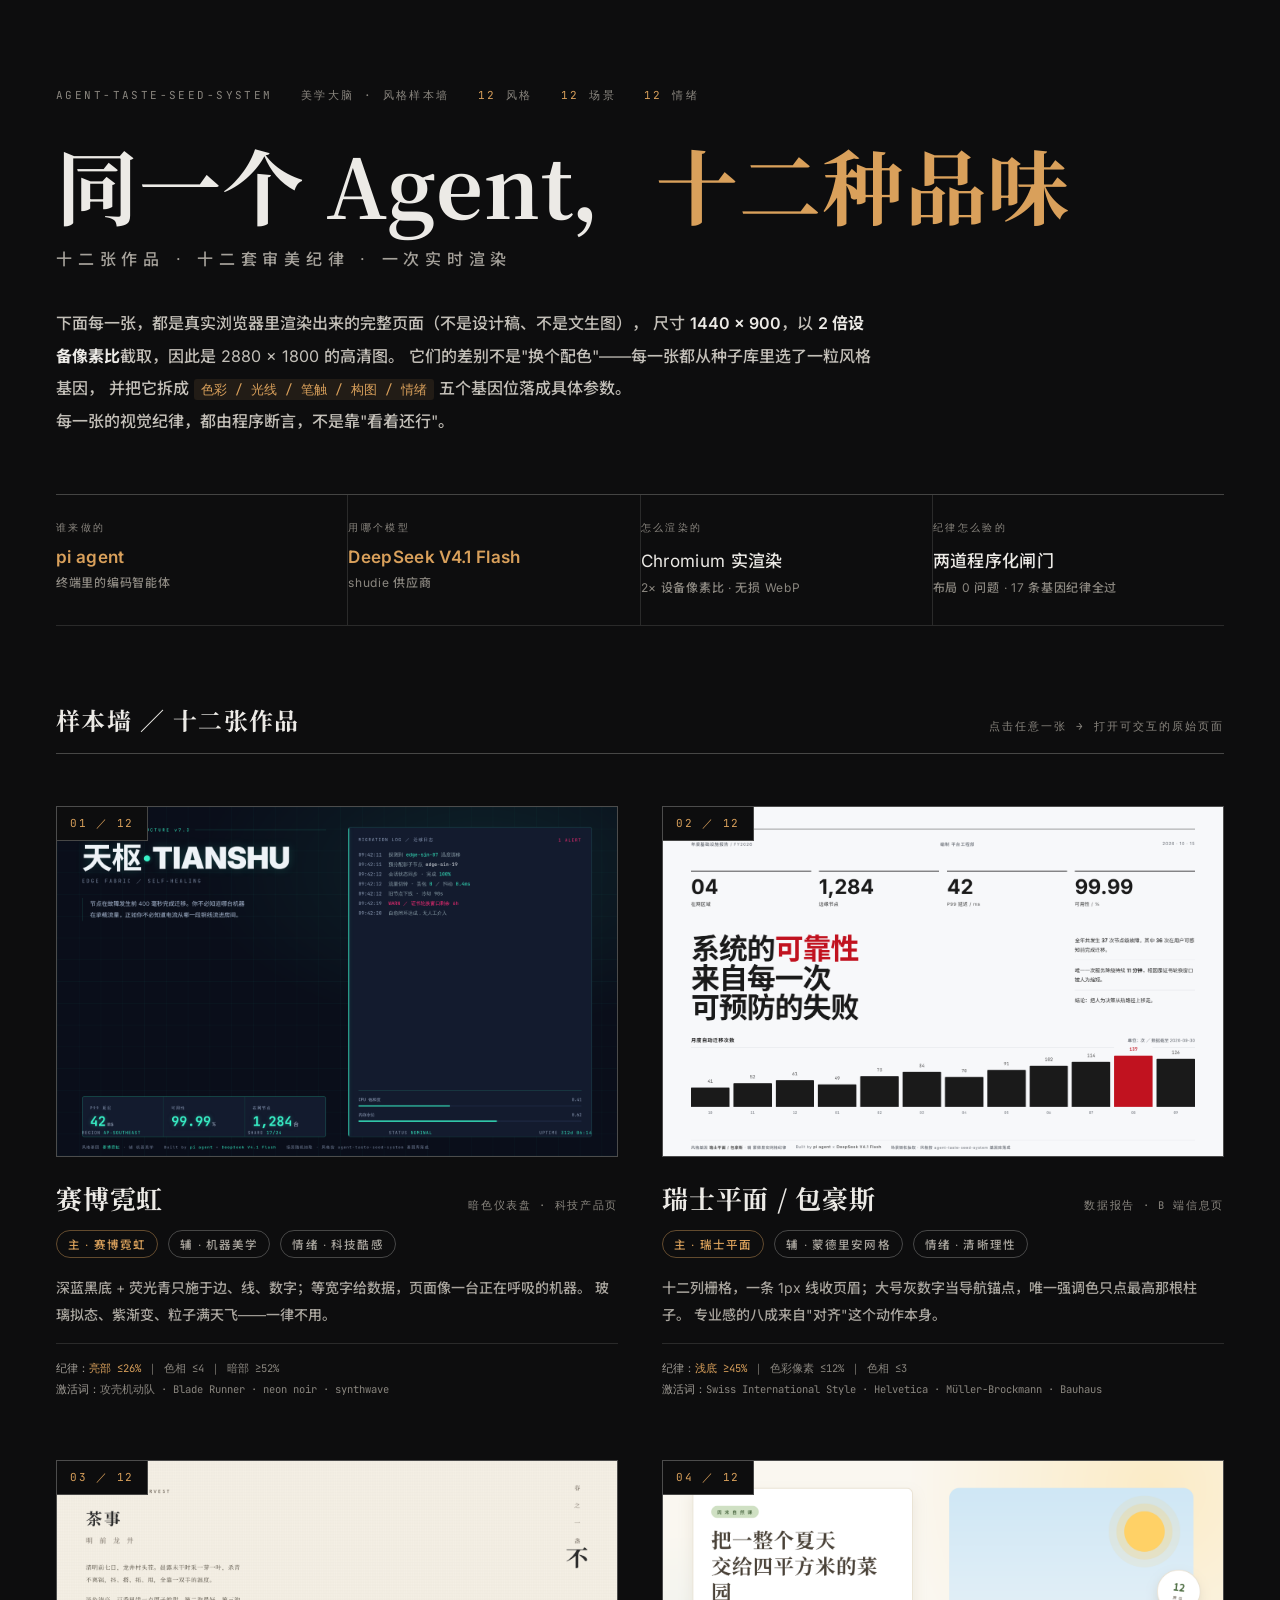
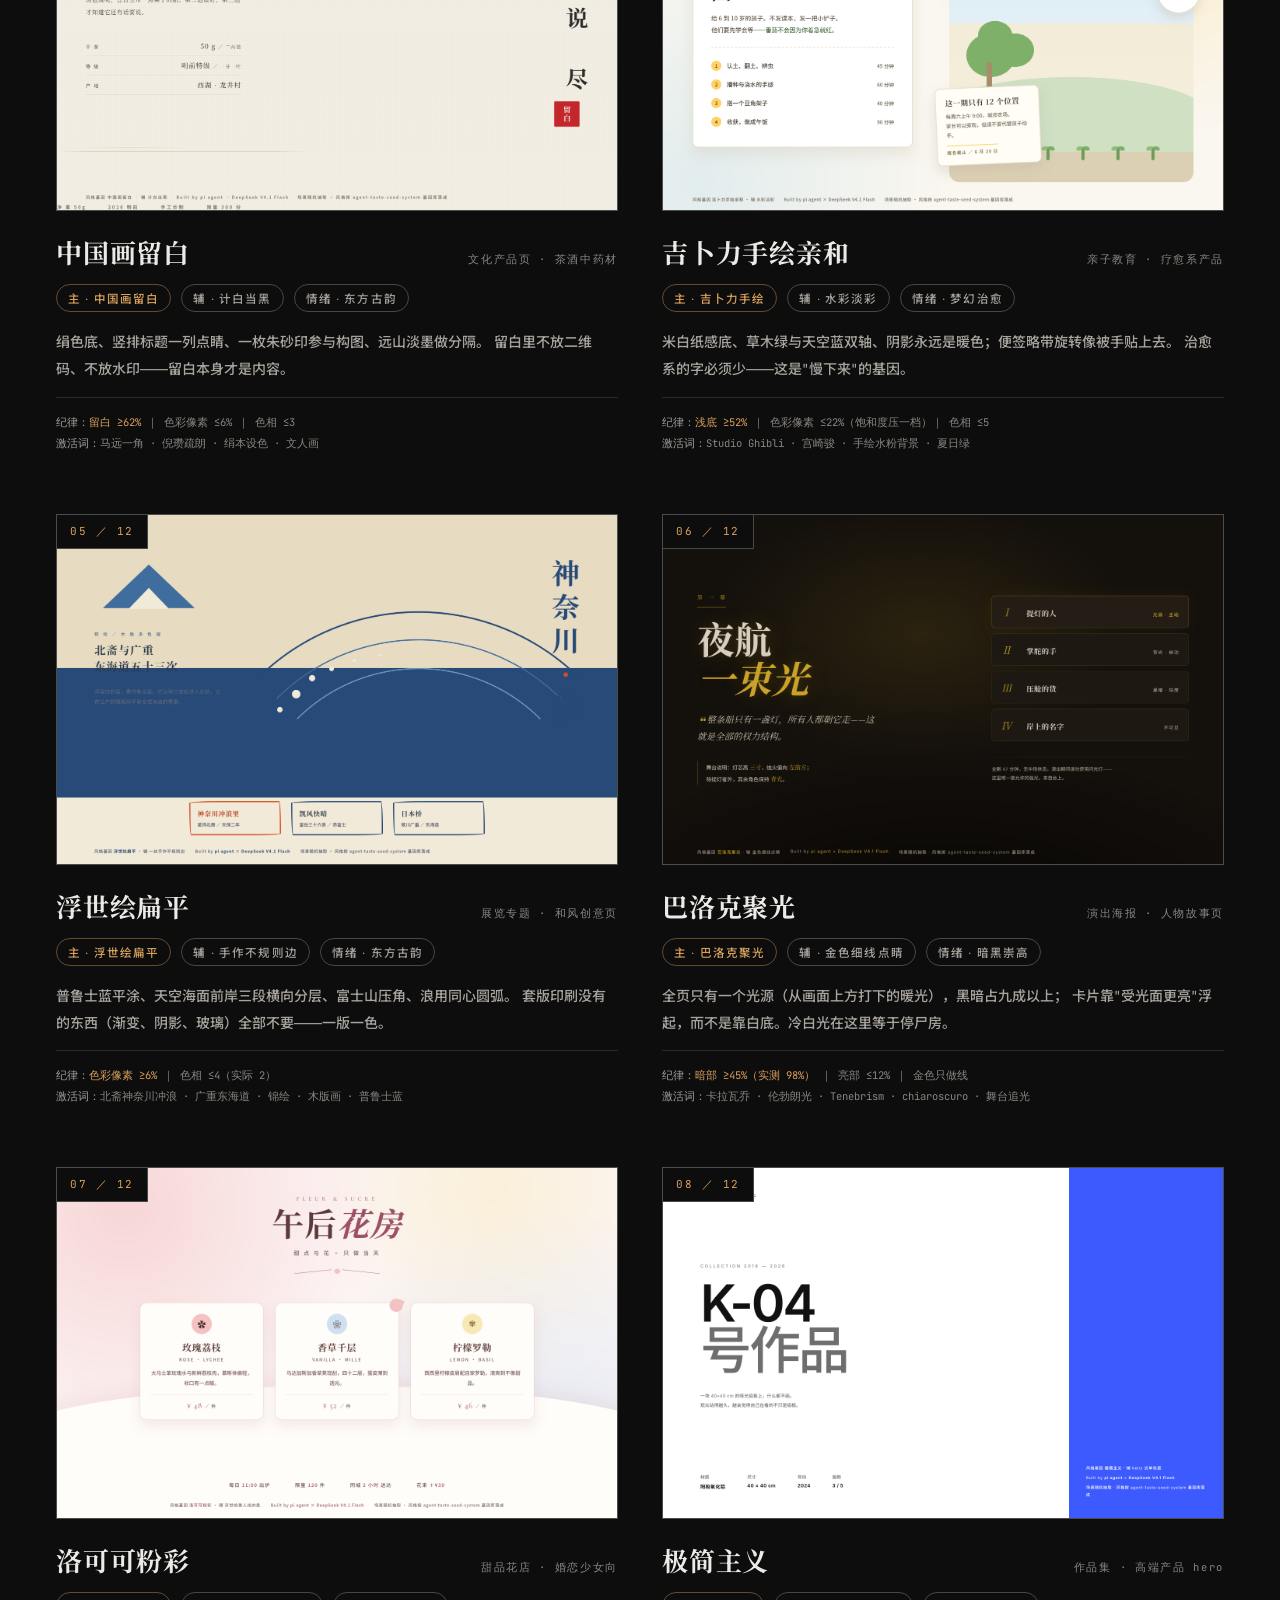
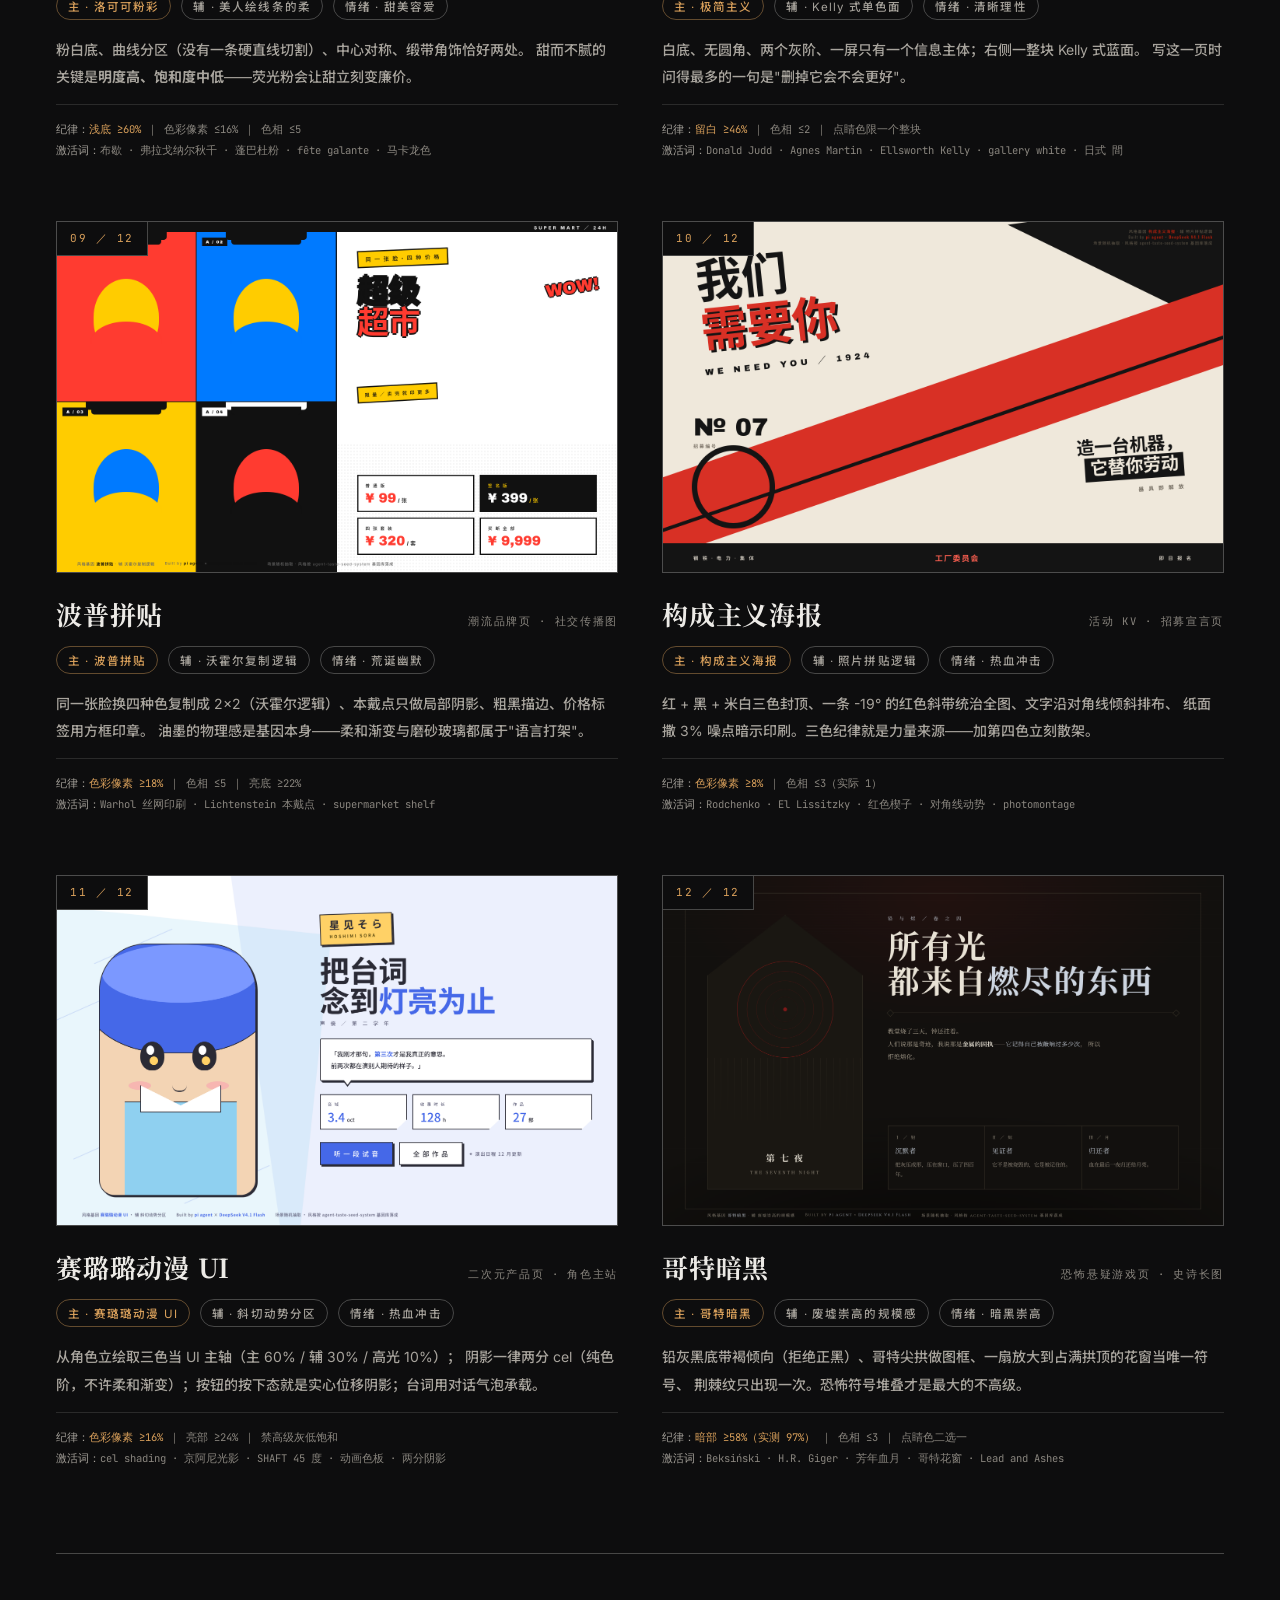
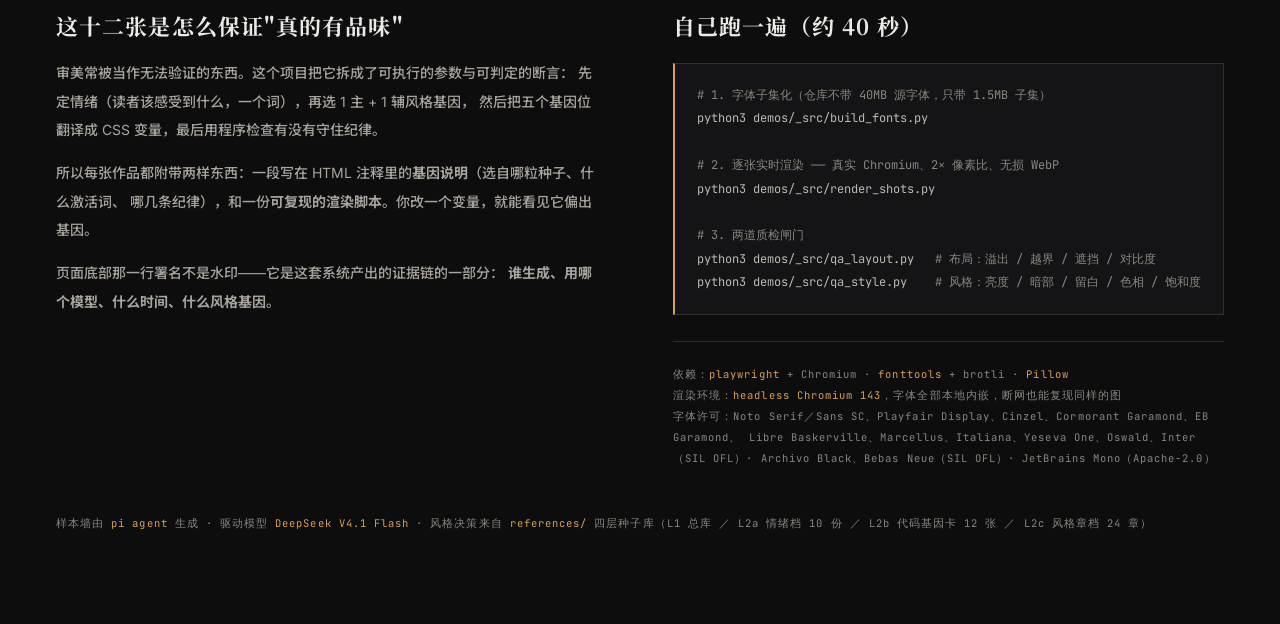
<file: demos/index.html>
<!DOCTYPE html>
<html lang="zh-CN" data-canvas="1440xfull" data-shots="skip" data-slug="wall-of-styles">
<head>
<meta charset="utf-8">
<meta name="viewport" content="width=device-width,initial-scale=1">
<title>美学大脑 · 风格样本墙 — agent-taste-seed-system</title>
<link rel="stylesheet" href="_assets/taste-fonts.css">
<style>
/* ─────────────────────────────────────────────────────────────
   本页的设计决策（不套用任何单一风格基因）：
   美术馆的墙永远是中性灰——墙不跟画争颜色。
   所以这一页只做三件事：极细发丝线、精确的字号阶梯、大留白，
   把十二张作品的色彩全部让给作品本身。
   ───────────────────────────────────────────────────────────── */
:root{
  --wall:#0d0d0e;        /* 展厅炭灰墙 */
  --wall-2:#141416;
  --bone:#eceae6;
  --bone-2:#a5a19a;
  --bone-3:#8a867f;
  --hair:rgba(236,234,230,.13);
  --hair-strong:rgba(236,234,230,.26);
  --accent:#d9a05b;      /* 唯一强调色：展厅射灯的黄 */
  --serif:'AB Noto Serif SC',serif;
  --sans:'AB Inter','AB Noto Sans SC',sans-serif;
  --mono:'AB JetBrains Mono',monospace;
}
*{margin:0;padding:0;box-sizing:border-box}
body{background:var(--wall);color:var(--bone);font-family:var(--sans);
  -webkit-font-smoothing:antialiased;
  background-image:radial-gradient(1200px 520px at 50% -8%,rgba(217,160,91,.07),transparent 70%)}
.wrap{max-width:1560px;margin:0 auto;padding:0 56px}

/* ── 页眉 ── */
header{padding:88px 0 0;border-bottom:1px solid var(--hair)}
.tagline{display:flex;gap:28px;flex-wrap:wrap;align-items:baseline;
  font-family:var(--mono);font-size:11px;letter-spacing:.22em;color:var(--bone-3);
  text-transform:uppercase}
.tagline b{color:var(--accent);font-weight:400}
h1{margin-top:34px;font-family:var(--serif);font-size:82px;font-weight:700;
  line-height:1.14;letter-spacing:.01em}
h1 em{font-style:normal;color:var(--accent)}
h1 small{display:block;font-family:var(--sans);font-size:16px;font-weight:400;
  letter-spacing:.36em;color:var(--bone-2);margin-top:20px}

.lede{margin-top:38px;max-width:820px;font-size:16px;line-height:2.05;color:#c3bfb8}
.lede b{color:var(--bone);font-weight:600}
.lede code{font-family:var(--mono);font-size:13px;color:var(--accent);
  background:rgba(217,160,91,.10);padding:2px 7px;border-radius:3px}

/* 制作信息：这一栏就是"谁做的、怎么做的"的展示位 */
.credits{display:grid;grid-template-columns:repeat(4,1fr);gap:1px;
  margin:56px 0 0;background:var(--hair);border-top:1px solid var(--hair)}
.credits div{background:var(--wall);padding:26px 0 30px}
.credits dt{font-family:var(--mono);font-size:10px;letter-spacing:.24em;color:var(--bone-3)}
.credits dd{margin-top:12px;font-size:17px;letter-spacing:.02em}
.credits dd b{color:var(--accent);font-weight:600}
.credits dd span{display:block;margin-top:6px;font-size:12px;color:var(--bone-3);
  letter-spacing:.06em}

/* ── 样本墙 ── */
.wall{padding:76px 0 40px}
.wall-hd{display:flex;justify-content:space-between;align-items:baseline;
  padding-bottom:16px;border-bottom:1px solid var(--hair-strong)}
.wall-hd h2{font-family:var(--serif);font-size:24px;font-weight:700;letter-spacing:.06em}
.wall-hd span{font-family:var(--mono);font-size:11px;letter-spacing:.18em;color:var(--bone-3)}

.grid{display:grid;grid-template-columns:repeat(2,1fr);gap:60px 44px;margin-top:52px}
figure a{display:block;text-decoration:none;color:inherit}
.shot{position:relative;overflow:hidden;border:1px solid var(--hair-strong);
  background:var(--wall-2);aspect-ratio:16/10}
.shot img{display:block;width:100%;height:100%;object-fit:cover;
  transition:transform .5s cubic-bezier(.2,.7,.2,1)}
figure a:hover .shot img{transform:scale(1.014)}
.no{position:absolute;left:0;top:0;background:var(--wall);border-right:1px solid var(--hair-strong);
  border-bottom:1px solid var(--hair-strong);padding:9px 13px;font-family:var(--mono);
  font-size:11px;letter-spacing:.14em;color:var(--accent)}

figcaption{margin-top:22px}
.cap-top{display:flex;justify-content:space-between;align-items:baseline;gap:20px}
.cap-top h3{font-family:var(--serif);font-size:26px;font-weight:700;letter-spacing:.03em}
.cap-top span{font-family:var(--mono);font-size:10.5px;letter-spacing:.16em;
  color:var(--bone-3);white-space:nowrap}
.cap-genes{margin-top:14px;display:flex;gap:10px;flex-wrap:wrap}
.chip{font-size:11.5px;letter-spacing:.1em;color:var(--bone-2);
  border:1px solid var(--hair-strong);padding:5px 11px;border-radius:999px}
.chip.main{color:var(--accent);border-color:rgba(217,160,91,.42)}
.cap-desc{margin-top:16px;font-size:14px;line-height:1.95;color:#a8a49d}
.cap-disc{margin-top:14px;padding-top:14px;border-top:1px solid var(--hair);
  font-family:var(--mono);font-size:10.5px;line-height:2;color:var(--bone-3)}
.cap-disc b{color:var(--bone-2);font-weight:400}
.cap-disc i{font-style:normal;color:var(--accent)}

/* ── 页脚：复现说明 ── */
footer{margin-top:44px;border-top:1px solid var(--hair-strong);padding:56px 0 90px}
.foot-grid{display:grid;grid-template-columns:1.1fr 1fr;gap:72px}
footer h2{font-family:var(--serif);font-size:22px;font-weight:700;letter-spacing:.05em}
footer p{margin-top:18px;font-size:14px;line-height:2.05;color:#a8a49d}
footer p+p{margin-top:14px}
pre{margin-top:22px;font-family:var(--mono);font-size:12px;line-height:1.95;color:#bdb9b2;
  background:var(--wall-2);border:1px solid var(--hair);border-left:2px solid var(--accent);
  padding:20px 22px;overflow-x:auto}
pre b{color:var(--accent);font-weight:400}
pre i{color:var(--bone-3);font-style:normal}
.foot-note{margin-top:34px;padding-top:22px;border-top:1px solid var(--hair);
  font-family:var(--mono);font-size:10.5px;line-height:2;letter-spacing:.1em;color:var(--bone-3)}
.foot-note b{color:var(--accent);font-weight:400}
@media (max-width:1100px){
  .wrap{padding:0 26px}
  .grid{grid-template-columns:1fr}
  .credits{grid-template-columns:repeat(2,1fr)}
  .foot-grid{grid-template-columns:1fr;gap:44px}
  h1{font-size:52px}
}
</style>
</head>
<body>
<div class="wrap">

<header>
  <div class="tagline">
    <span>agent-taste-seed-system</span>
    <span>美学大脑 · 风格样本墙</span>
    <span><b>12</b> 风格</span><span><b>12</b> 场景</span><span><b>12</b> 情绪</span>
  </div>

  <h1>同一个 Agent，<em>十二种品味</em>
    <small>十二张作品 · 十二套审美纪律 · 一次实时渲染</small>
  </h1>

  <p class="lede">
    下面每一张，都是真实浏览器里渲染出来的完整页面（不是设计稿、不是文生图），
    尺寸 <b>1440 × 900</b>，以 <b>2 倍设备像素比</b>截取，因此是 2880 × 1800 的高清图。
    它们的差别不是"换个配色"——每一张都从种子库里选了一粒风格基因，
    并把它拆成 <code>色彩 / 光线 / 笔触 / 构图 / 情绪</code> 五个基因位落成具体参数。
    <br>每一张的视觉纪律，都由程序断言，不是靠"看着还行"。
  </p>

  <dl class="credits">
    <div><dt>谁来做的</dt><dd><b>pi agent</b><span>终端里的编码智能体</span></dd></div>
    <div><dt>用哪个模型</dt><dd><b>DeepSeek V4.1 Flash</b><span>shudie 供应商</span></dd></div>
    <div><dt>怎么渲染的</dt><dd>Chromium 实渲染<span>2× 设备像素比 · 无损 WebP</span></dd></div>
    <div><dt>纪律怎么验的</dt><dd>两道程序化闸门<span>布局 0 问题 · 17 条基因纪律全过</span></dd></div>
  </dl>
</header>

<section class="wall">
  <div class="wall-hd">
    <h2>样本墙 ／ 十二张作品</h2>
    <span>点击任意一张 → 打开可交互的原始页面</span>
  </div>

  <div class="grid">

    <figure>
      <a href="01-赛博霓虹.html">
        <div class="shot"><span class="no">01 ／ 12</span>
          <img src="_assets/shots/01-cyber-neon.webp" alt="赛博霓虹风格 demo：天枢边缘计算控制台" loading="lazy"></div>
      </a>
      <figcaption>
        <div class="cap-top"><h3>赛博霓虹</h3><span>暗色仪表盘 · 科技产品页</span></div>
        <div class="cap-genes"><span class="chip main">主 · 赛博霓虹</span><span class="chip">辅 · 机器美学</span>
          <span class="chip">情绪 · 科技酷感</span></div>
        <p class="cap-desc">深蓝黑底 + 荧光青只施于边、线、数字；等宽字给数据，页面像一台正在呼吸的机器。
          玻璃拟态、紫渐变、粒子满天飞——一律不用。</p>
        <p class="cap-disc"><b>纪律：</b><i>亮部 ≤26%</i> ｜ 色相 ≤4 ｜ 暗部 ≥52%<br>
          <b>激活词：</b>攻壳机动队 · Blade Runner · neon noir · synthwave</p>
      </figcaption>
    </figure>

    <figure>
      <a href="02-瑞士平面.html">
        <div class="shot"><span class="no">02 ／ 12</span>
          <img src="_assets/shots/02-swiss-international.webp" alt="瑞士平面风格 demo：年度基础设施报告" loading="lazy"></div>
      </a>
      <figcaption>
        <div class="cap-top"><h3>瑞士平面 / 包豪斯</h3><span>数据报告 · B 端信息页</span></div>
        <div class="cap-genes"><span class="chip main">主 · 瑞士平面</span><span class="chip">辅 · 蒙德里安网格</span>
          <span class="chip">情绪 · 清晰理性</span></div>
        <p class="cap-desc">十二列栅格，一条 1px 线收页眉；大号灰数字当导航锚点，唯一强调色只点最高那根柱子。
          专业感的八成来自"对齐"这个动作本身。</p>
        <p class="cap-disc"><b>纪律：</b><i>浅底 ≥45%</i> ｜ 色彩像素 ≤12% ｜ 色相 ≤3<br>
          <b>激活词：</b>Swiss International Style · Helvetica · Müller-Brockmann · Bauhaus</p>
      </figcaption>
    </figure>

    <figure>
      <a href="03-中国画留白.html">
        <div class="shot"><span class="no">03 ／ 12</span>
          <img src="_assets/shots/03-cixuan-chinese-whitespace.webp" alt="中国画留白风格 demo：明前龙井茶页" loading="lazy"></div>
      </a>
      <figcaption>
        <div class="cap-top"><h3>中国画留白</h3><span>文化产品页 · 茶酒中药材</span></div>
        <div class="cap-genes"><span class="chip main">主 · 中国画留白</span><span class="chip">辅 · 计白当黑</span>
          <span class="chip">情绪 · 东方古韵</span></div>
        <p class="cap-desc">绢色底、竖排标题一列点睛、一枚朱砂印参与构图、远山淡墨做分隔。
          留白里不放二维码、不放水印——留白本身才是内容。</p>
        <p class="cap-disc"><b>纪律：</b><i>留白 ≥62%</i> ｜ 色彩像素 ≤6% ｜ 色相 ≤3<br>
          <b>激活词：</b>马远一角 · 倪瓒疏朗 · 绢本设色 · 文人画</p>
      </figcaption>
    </figure>

    <figure>
      <a href="04-吉卜力手绘.html">
        <div class="shot"><span class="no">04 ／ 12</span>
          <img src="_assets/shots/04-ghibli-handdrawn.webp" alt="吉卜力手绘风格 demo：亲子自然课" loading="lazy"></div>
      </a>
      <figcaption>
        <div class="cap-top"><h3>吉卜力手绘亲和</h3><span>亲子教育 · 疗愈系产品</span></div>
        <div class="cap-genes"><span class="chip main">主 · 吉卜力手绘</span><span class="chip">辅 · 水彩淡彩</span>
          <span class="chip">情绪 · 梦幻治愈</span></div>
        <p class="cap-desc">米白纸感底、草木绿与天空蓝双轴、阴影永远是暖色；便签略带旋转像被手贴上去。
          治愈系的字必须少——这是"慢下来"的基因。</p>
        <p class="cap-disc"><b>纪律：</b><i>浅底 ≥52%</i> ｜ 色彩像素 ≤22%（饱和度压一档）｜ 色相 ≤5<br>
          <b>激活词：</b>Studio Ghibli · 宫崎骏 · 手绘水粉背景 · 夏日绿</p>
      </figcaption>
    </figure>

    <figure>
      <a href="05-浮世绘扁平.html">
        <div class="shot"><span class="no">05 ／ 12</span>
          <img src="_assets/shots/05-ukiyoe-flat.webp" alt="浮世绘扁平风格 demo：神奈川浪展览页" loading="lazy"></div>
      </a>
      <figcaption>
        <div class="cap-top"><h3>浮世绘扁平</h3><span>展览专题 · 和风创意页</span></div>
        <div class="cap-genes"><span class="chip main">主 · 浮世绘扁平</span><span class="chip">辅 · 手作不规则边</span>
          <span class="chip">情绪 · 东方古韵</span></div>
        <p class="cap-desc">普鲁士蓝平涂、天空海面前岸三段横向分层、富士山压角、浪用同心圆弧。
          套版印刷没有的东西（渐变、阴影、玻璃）全部不要——一版一色。</p>
        <p class="cap-disc"><b>纪律：</b><i>色彩像素 ≥6%</i> ｜ 色相 ≤4（实际 2）<br>
          <b>激活词：</b>北斋神奈川冲浪 · 广重东海道 · 锦绘 · 木版画 · 普鲁士蓝</p>
      </figcaption>
    </figure>

    <figure>
      <a href="06-巴洛克聚光.html">
        <div class="shot"><span class="no">06 ／ 12</span>
          <img src="_assets/shots/06-baroque-tenebrism.webp" alt="巴洛克聚光风格 demo：夜航一束光话剧页" loading="lazy"></div>
      </a>
      <figcaption>
        <div class="cap-top"><h3>巴洛克聚光</h3><span>演出海报 · 人物故事页</span></div>
        <div class="cap-genes"><span class="chip main">主 · 巴洛克聚光</span><span class="chip">辅 · 金色细线点睛</span>
          <span class="chip">情绪 · 暗黑崇高</span></div>
        <p class="cap-desc">全页只有一个光源（从画面上方打下的暖光），黑暗占九成以上；
          卡片靠"受光面更亮"浮起，而不是靠白底。冷白光在这里等于停尸房。</p>
        <p class="cap-disc"><b>纪律：</b><i>暗部 ≥45%（实测 98%）</i> ｜ 亮部 ≤12% ｜ 金色只做线<br>
          <b>激活词：</b>卡拉瓦乔 · 伦勃朗光 · Tenebrism · chiaroscuro · 舞台追光</p>
      </figcaption>
    </figure>

    <figure>
      <a href="07-洛可可粉彩.html">
        <div class="shot"><span class="no">07 ／ 12</span>
          <img src="_assets/shots/07-rococo-pastel.webp" alt="洛可可粉彩风格 demo：午后花房甜品页" loading="lazy"></div>
      </a>
      <figcaption>
        <div class="cap-top"><h3>洛可可粉彩</h3><span>甜品花店 · 婚恋少女向</span></div>
        <div class="cap-genes"><span class="chip main">主 · 洛可可粉彩</span><span class="chip">辅 · 美人绘线条的柔</span>
          <span class="chip">情绪 · 甜美容爱</span></div>
        <p class="cap-desc">粉白底、曲线分区（没有一条硬直线切割）、中心对称、缎带角饰恰好两处。
          甜而不腻的关键是<b>明度高、饱和度中低</b>——荧光粉会让甜立刻变廉价。</p>
        <p class="cap-disc"><b>纪律：</b><i>浅底 ≥60%</i> ｜ 色彩像素 ≤16% ｜ 色相 ≤5<br>
          <b>激活词：</b>布歇 · 弗拉戈纳尔秋千 · 蓬巴杜粉 · fête galante · 马卡龙色</p>
      </figcaption>
    </figure>

    <figure>
      <a href="08-极简主义.html">
        <div class="shot"><span class="no">08 ／ 12</span>
          <img src="_assets/shots/08-minimalism-gallery.webp" alt="极简主义风格 demo：K-04号作品画廊页" loading="lazy"></div>
      </a>
      <figcaption>
        <div class="cap-top"><h3>极简主义</h3><span>作品集 · 高端产品 hero</span></div>
        <div class="cap-genes"><span class="chip main">主 · 极简主义</span><span class="chip">辅 · Kelly 式单色面</span>
          <span class="chip">情绪 · 清晰理性</span></div>
        <p class="cap-desc">白底、无圆角、两个灰阶、一屏只有一个信息主体；右侧一整块 Kelly 式蓝面。
          写这一页时问得最多的一句是"删掉它会不会更好"。</p>
        <p class="cap-disc"><b>纪律：</b><i>留白 ≥46%</i> ｜ 色相 ≤2 ｜ 点睛色限一个整块<br>
          <b>激活词：</b>Donald Judd · Agnes Martin · Ellsworth Kelly · gallery white · 日式 間</p>
      </figcaption>
    </figure>

    <figure>
      <a href="09-波普拼贴.html">
        <div class="shot"><span class="no">09 ／ 12</span>
          <img src="_assets/shots/09-pop-collage.webp" alt="波普拼贴风格 demo：超级超市" loading="lazy"></div>
      </a>
      <figcaption>
        <div class="cap-top"><h3>波普拼贴</h3><span>潮流品牌页 · 社交传播图</span></div>
        <div class="cap-genes"><span class="chip main">主 · 波普拼贴</span><span class="chip">辅 · 沃霍尔复制逻辑</span>
          <span class="chip">情绪 · 荒诞幽默</span></div>
        <p class="cap-desc">同一张脸换四种色复制成 2×2（沃霍尔逻辑）、本戴点只做局部阴影、粗黑描边、价格标签用方框印章。
          油墨的物理感是基因本身——柔和渐变与磨砂玻璃都属于"语言打架"。</p>
        <p class="cap-disc"><b>纪律：</b><i>色彩像素 ≥18%</i> ｜ 色相 ≤5 ｜ 亮底 ≥22%<br>
          <b>激活词：</b>Warhol 丝网印刷 · Lichtenstein 本戴点 · supermarket shelf</p>
      </figcaption>
    </figure>

    <figure>
      <a href="10-构成主义海报.html">
        <div class="shot"><span class="no">10 ／ 12</span>
          <img src="_assets/shots/10-constructivism-poster.webp" alt="构成主义海报风格 demo：我们需要你" loading="lazy"></div>
      </a>
      <figcaption>
        <div class="cap-top"><h3>构成主义海报</h3><span>活动 KV · 招募宣言页</span></div>
        <div class="cap-genes"><span class="chip main">主 · 构成主义海报</span><span class="chip">辅 · 照片拼贴逻辑</span>
          <span class="chip">情绪 · 热血冲击</span></div>
        <p class="cap-desc">红 + 黑 + 米白三色封顶、一条 -19° 的红色斜带统治全图、文字沿对角线倾斜排布、
          纸面撒 3% 噪点暗示印刷。三色纪律就是力量来源——加第四色立刻散架。</p>
        <p class="cap-disc"><b>纪律：</b><i>色彩像素 ≥8%</i> ｜ 色相 ≤3（实际 1）<br>
          <b>激活词：</b>Rodchenko · El Lissitzky · 红色楔子 · 对角线动势 · photomontage</p>
      </figcaption>
    </figure>

    <figure>
      <a href="11-赛璐璐动漫UI.html">
        <div class="shot"><span class="no">11 ／ 12</span>
          <img src="_assets/shots/11-cel-shading-anime-ui.webp" alt="赛璐璐动漫UI风格 demo：星见学园角色主站" loading="lazy"></div>
      </a>
      <figcaption>
        <div class="cap-top"><h3>赛璐璐动漫 UI</h3><span>二次元产品页 · 角色主站</span></div>
        <div class="cap-genes"><span class="chip main">主 · 赛璐璐动漫 UI</span><span class="chip">辅 · 斜切动势分区</span>
          <span class="chip">情绪 · 热血冲击</span></div>
        <p class="cap-desc">从角色立绘取三色当 UI 主轴（主 60% / 辅 30% / 高光 10%）；
          阴影一律两分 cel（纯色阶，不许柔和渐变）；按钮的按下态就是实心位移阴影；台词用对话气泡承载。</p>
        <p class="cap-disc"><b>纪律：</b><i>色彩像素 ≥16%</i> ｜ 亮部 ≥24% ｜ 禁高级灰低饱和<br>
          <b>激活词：</b>cel shading · 京阿尼光影 · SHAFT 45 度 · 动画色板 · 两分阴影</p>
      </figcaption>
    </figure>

    <figure>
      <a href="12-哥特暗黑.html">
        <div class="shot"><span class="no">12 ／ 12</span>
          <img src="_assets/shots/12-gothic-dark.webp" alt="哥特暗黑风格 demo：铅与烬第七夜" loading="lazy"></div>
      </a>
      <figcaption>
        <div class="cap-top"><h3>哥特暗黑</h3><span>恐怖悬疑游戏页 · 史诗长图</span></div>
        <div class="cap-genes"><span class="chip main">主 · 哥特暗黑</span><span class="chip">辅 · 废墟崇高的规模感</span>
          <span class="chip">情绪 · 暗黑崇高</span></div>
        <p class="cap-desc">铅灰黑底带褐倾向（拒绝正黑）、哥特尖拱做图框、一扇放大到占满拱顶的花窗当唯一符号、
          荆棘纹只出现一次。恐怖符号堆叠才是最大的不高级。</p>
        <p class="cap-disc"><b>纪律：</b><i>暗部 ≥58%（实测 97%）</i> ｜ 色相 ≤3 ｜ 点睛色二选一<br>
          <b>激活词：</b>Beksiński · H.R. Giger · 芳年血月 · 哥特花窗 · Lead and Ashes</p>
      </figcaption>
    </figure>

  </div>
</section>

<footer>
  <div class="foot-grid">
    <div>
      <h2>这十二张是怎么保证"真的有品味"</h2>
      <p>审美常被当作无法验证的东西。这个项目把它拆成了可执行的参数与可判定的断言：
        先定情绪（读者该感受到什么，一个词），再选 1 主 + 1 辅风格基因，
        然后把五个基因位翻译成 CSS 变量，最后用程序检查有没有守住纪律。</p>
      <p>所以每张作品都附带两样东西：一段写在 HTML 注释里的<b>基因说明</b>（选自哪粒种子、什么激活词、
        哪几条纪律），和一份<b>可复现的渲染脚本</b>。你改一个变量，就能看见它偏出基因。</p>
      <p>页面底部那一行署名不是水印——它是这套系统产出的证据链的一部分：
        <b>谁生成、用哪个模型、什么时间、什么风格基因</b>。</p>
    </div>

    <div>
      <h2>自己跑一遍（约 40 秒）</h2>
      <pre><i># 1. 字体子集化（仓库不带 40MB 源字体，只带 1.5MB 子集）</i>
python3 demos/_src/build_fonts.py

<i># 2. 逐张实时渲染 —— 真实 Chromium、2× 像素比、无损 WebP</i>
python3 demos/_src/render_shots.py

<i># 3. 两道质检闸门</i>
python3 demos/_src/qa_layout.py   <i># 布局：溢出 / 越界 / 遮挡 / 对比度</i>
python3 demos/_src/qa_style.py    <i># 风格：亮度 / 暗部 / 留白 / 色相 / 饱和度</i></pre>
      <p class="foot-note" style="margin-top:26px">
        依赖：<b>playwright</b> + Chromium · <b>fonttools</b> + brotli · <b>Pillow</b><br>
        渲染环境：<b>headless Chromium 143</b>，字体全部本地内嵌，断网也能复现同样的图<br>
        字体许可：Noto Serif／Sans SC、Playfair Display、Cinzel、Cormorant Garamond、EB Garamond、
        Libre Baskerville、Marcellus、Italiana、Yeseva One、Oswald、Inter（SIL OFL）·
        Archivo Black、Bebas Neue（SIL OFL）· JetBrains Mono（Apache-2.0）
      </p>
    </div>
  </div>

  <p class="foot-note" style="border:none;padding-top:0;margin-top:44px">
    样本墙由 <b>pi agent</b> 生成 · 驱动模型 <b>DeepSeek V4.1 Flash</b> ·
    风格决策来自 <b>references/</b> 四层种子库（L1 总库 ／ L2a 情绪档 10 份 ／ L2b 代码基因卡 12 张 ／ L2c 风格章档 24 章）
  </p>
</footer>

</div>
</body>
</html>
</file>
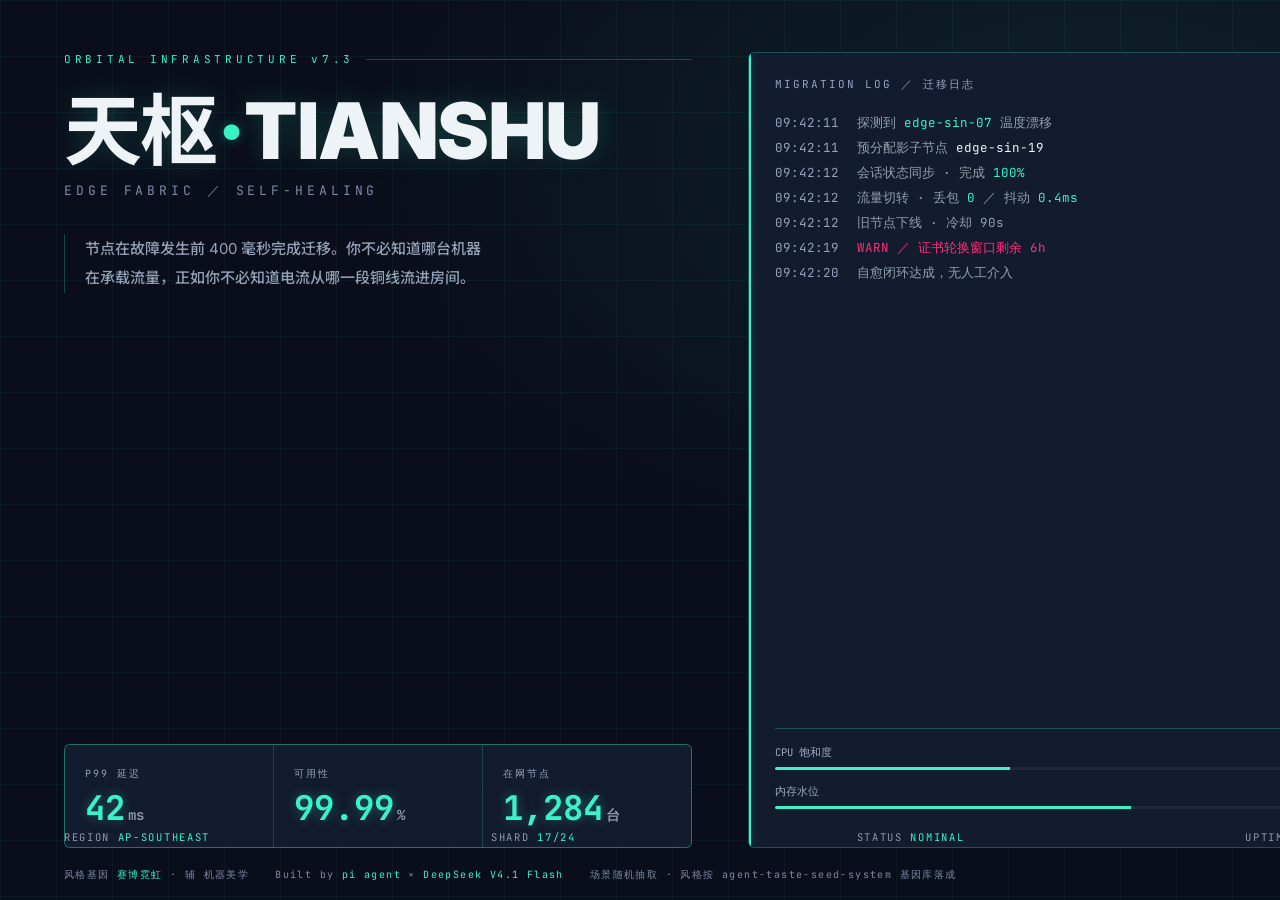
<file: demos/01-赛博霓虹.html>
<!DOCTYPE html>
<html lang="zh-CN" data-canvas="1440x900" data-slug="01-cyber-neon">
<head>
<meta charset="utf-8">
<title>天枢 TIANSHU — 赛博霓虹</title>
<link rel="stylesheet" href="_assets/taste-fonts.css">
<style>
/* ── 基因：赛博霓虹 ──────────────────────────────────────────
   激活词：攻壳机动队 · Blade Runner · neon noir · synthwave
   上游种子：code-genes/02 · moods/01 科技酷感
   纪律：荧光青只给边/线/数字（≤15% 面积），品红仅告警，
        正文永不用荧光色，紫渐变零容忍。 */
:root{
  --bg:#0a0e1a;          /* 深蓝黑，禁 #000 死黑 */
  --surface:#131b2e;
  --text:#c9d1d9;
  --accent:#38f2c8;      /* 荧光青，只做强调 */
  --danger:#ff2d78;
  --radius:6px;          /* 4-6px 锐利系，禁软萌大圆角 */
  --line:rgba(56,242,200,.25);
  --glow:0 0 12px rgba(56,242,200,.35);
  --mono:'AB JetBrains Mono',monospace;
  --sans:'AB Inter','AB Noto Sans SC',sans-serif;
}
*{margin:0;padding:0;box-sizing:border-box}
html,body{width:1440px;height:900px;overflow:hidden}
body{background:var(--bg);color:var(--text);font-family:var(--sans);position:relative;
  /* 背景 5% 细网格：制造纵深，不抢主体 */
  background-image:
    linear-gradient(rgba(56,242,200,.05) 1px,transparent 1px),
    linear-gradient(90deg,rgba(56,242,200,.05) 1px,transparent 1px),
    radial-gradient(1100px 620px at 76% 18%,rgba(56,242,200,.09),transparent 68%);
  background-size:56px 56px,56px 56px,100% 100%;
}
.frame{position:absolute;inset:52px 64px;display:grid;
  grid-template-columns:1fr 1fr;gap:56px}

/* ── 左：品牌与指标 ── */
.brand{display:flex;flex-direction:column}
.eyebrow{font-family:var(--mono);font-size:11px;letter-spacing:.34em;color:var(--accent);
  display:flex;align-items:center;gap:12px}
.eyebrow::after{content:"";flex:1;height:1px;background:var(--line)}
h1{margin-top:26px;font-size:78px;font-weight:900;letter-spacing:-.02em;line-height:1;
  color:#eef3f7;text-shadow:0 0 26px rgba(56,242,200,.18)}
h1 em{font-style:normal;color:var(--accent);text-shadow:var(--glow)}
.sub{margin-top:12px;font-family:var(--mono);font-size:13px;letter-spacing:.3em;color:#7d8ba3}
.lede{margin-top:34px;font-size:15px;line-height:1.95;color:#93a1b8;max-width:430px;
  border-left:1px solid var(--line);padding-left:20px}

/* 指标：自发光只给数字，边线用 1px 荧光描边代替实心框 */
.metrics{margin-top:auto;display:grid;grid-template-columns:repeat(3,1fr);gap:1px;
  border:1px solid var(--line);border-radius:var(--radius);overflow:hidden;
  background:var(--line)}
.metrics div{background:var(--surface);padding:22px 20px}
.metrics dt{font-family:var(--mono);font-size:10px;letter-spacing:.2em;color:#93a3c0}
.metrics dd{margin-top:10px;font-family:var(--mono);font-size:34px;font-weight:700;
  color:var(--accent);text-shadow:var(--glow);line-height:1}
.metrics dd span{font-size:14px;color:#8b98ae;text-shadow:none;margin-left:3px}

/* ── 右：终端面板 + 一处呼吸辉光点睛 ── */
.panel{background:var(--surface);border:1px solid var(--line);border-radius:var(--radius);
  padding:24px 26px;display:flex;flex-direction:column;position:relative;overflow:hidden}
.panel::before{content:"";position:absolute;left:0;top:0;width:2px;height:100%;
  background:var(--accent);box-shadow:var(--glow);animation:breathe 3.6s ease-in-out infinite}
@keyframes breathe{0%,100%{opacity:.35}50%{opacity:1}}
.panel-hd{display:flex;justify-content:space-between;align-items:center;
  font-family:var(--mono);font-size:11px;letter-spacing:.18em;color:#93a3c0}
.panel-hd b{color:var(--danger);font-weight:400}
.term{margin-top:18px;font-family:var(--mono);font-size:12.5px;line-height:2;color:#8fa3ad;
  flex:1}
.term i{font-style:normal;color:#93a3bd;margin-right:10px}
.term b{color:var(--accent);font-weight:400}
.term u{text-decoration:none;color:#eef3f7}
.term .warn{color:var(--danger)}
.bar{margin-top:16px;border-top:1px solid var(--line);padding-top:16px}
.bar div{display:flex;justify-content:space-between;font-family:var(--mono);
  font-size:10.5px;color:#9aa9c4;margin-bottom:7px}
.bar .track{height:3px;background:#1d2740;border-radius:2px;overflow:hidden;margin-bottom:14px}
.bar .track i{display:block;height:100%;background:var(--accent);box-shadow:var(--glow)}

/* 底部状态条 */
.status{position:absolute;left:64px;right:64px;bottom:56px;display:flex;
  justify-content:space-between;font-family:var(--mono);font-size:10.5px;
  letter-spacing:.16em;color:#8b99b0}
.status s{text-decoration:none;color:var(--accent)}

/* 署名（每张 demo 都带，风格随基因变） */
.sig{position:absolute;left:64px;right:64px;bottom:18px;display:flex;gap:26px;
  font-family:var(--mono);font-size:10px;letter-spacing:.14em;color:#7b89a3}
.sig b{color:var(--accent);font-weight:400}
</style>
</head>
<body>
  <div class="frame">
    <section class="brand">
      <div class="eyebrow">ORBITAL INFRASTRUCTURE v7.3</div>
      <h1>天枢<em>·</em>TIANSHU</h1>
      <div class="sub">EDGE FABRIC ／ SELF-HEALING</div>

      <p class="lede">节点在故障发生前 400 毫秒完成迁移。你不必知道哪台机器在承载流量，正如你不必知道电流从哪一段铜线流进房间。</p>

      <dl class="metrics">
        <div><dt>P99 延迟</dt><dd>42<span>ms</span></dd></div>
        <div><dt>可用性</dt><dd>99.99<span>%</span></dd></div>
        <div><dt>在网节点</dt><dd>1,284<span>台</span></dd></div>
      </dl>
    </section>

    <section class="panel">
      <div class="panel-hd"><span>MIGRATION LOG ／ 迁移日志</span><b>1 ALERT</b></div>
      <div class="term">
        <div><i>09:42:11</i> 探测到 <b>edge-sin-07</b> 温度漂移</div>
        <div><i>09:42:11</i> 预分配影子节点 <u>edge-sin-19</u></div>
        <div><i>09:42:12</i> 会话状态同步 · 完成 <b>100%</b></div>
        <div><i>09:42:12</i> 流量切转 · 丢包 <b>0</b> ／ 抖动 <b>0.4ms</b></div>
        <div><i>09:42:12</i> 旧节点下线 · 冷却 90s</div>
        <div class="warn"><i>09:42:19</i> WARN ／ 证书轮换窗口剩余 6h</div>
        <div><i>09:42:20</i> 自愈闭环达成，无人工介入</div>
      </div>
      <div class="bar">
        <div><span>CPU 饱和度</span><span>0.41</span></div>
        <div class="track"><i style="width:41%"></i></div>
        <div><span>内存水位</span><span>0.62</span></div>
        <div class="track"><i style="width:62%"></i></div>
      </div>
    </section>
  </div>

  <div class="status">
    <span>REGION <s>AP-SOUTHEAST</s></span>
    <span>SHARD <s>17/24</s></span>
    <span>STATUS <s>NOMINAL</s></span>
    <span>UPTIME <s>312d 06:14</s></span>
  </div>

  <footer class="sig">
    <span>风格基因 <b>赛博霓虹</b> · 辅 机器美学</span>
    <span>Built by <b>pi agent</b> × <b>DeepSeek V4.1 Flash</b></span>
    <span>场景随机抽取 · 风格按 agent-taste-seed-system 基因库落成</span>
  </footer>
</body>
</html>
</file>
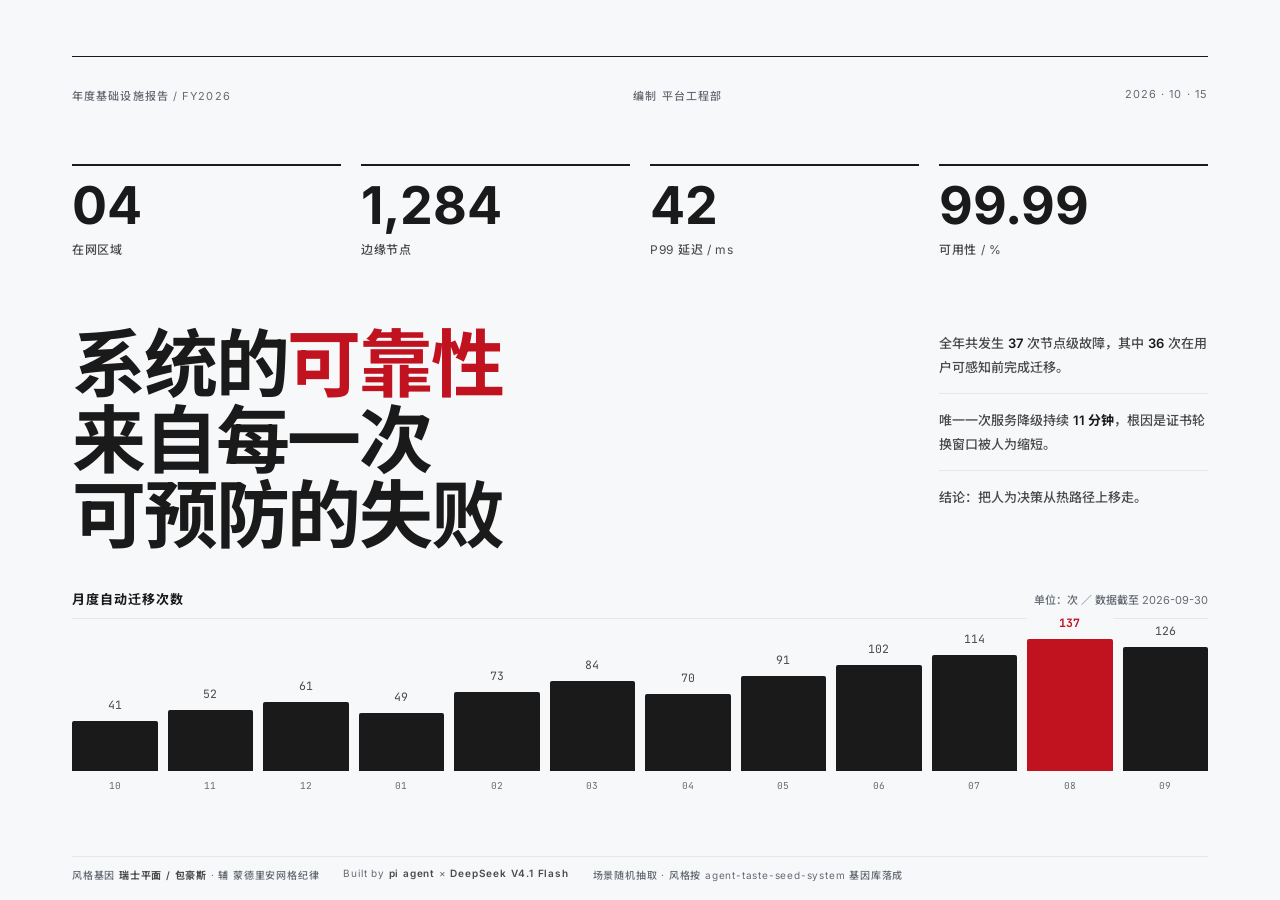
<file: demos/02-瑞士平面.html>
<!DOCTYPE html>
<html lang="zh-CN" data-canvas="1440x900" data-slug="02-swiss-international">
<head>
<meta charset="utf-8">
<title>年度基础设施报告 — 瑞士平面</title>
<link rel="stylesheet" href="_assets/taste-fonts.css">
<style>
/* ── 基因：瑞士平面 / 包豪斯 ────────────────────────────────
   激活词：Swiss International Style · Helvetica · Müller-Brockmann
           · 栅格系统 · Bauhaus · Ulm
   上游种子：code-genes/01 · moods/09 清晰理性
   纪律：唯一强调色面积 ≤10%，零阴影零渐变，对齐就是全部设计。 */
:root{
  --bg:#f7f8fa;
  --surface:#ffffff;
  --text-1:#1a1a1a;
  --text-2:#4a4a4a;
  --text-3:#666b73;
  --accent:#c1121f;      /* 唯一强调色，只给数据高亮（对浅底 ≥4.5:1）*/
  --radius:2px;
  --line:#e5e7eb;
  --font:'AB Inter','AB Noto Sans SC',sans-serif;
  --mono:'AB JetBrains Mono',monospace;
}
*{margin:0;padding:0;box-sizing:border-box}
html,body{width:1440px;height:900px;overflow:hidden}
body{background:var(--bg);color:var(--text-1);font-family:var(--font);
  -webkit-font-smoothing:antialiased}

/* 12 列栅格：所有元素要么贴栅格线，要么明确越格 */
.grid{position:absolute;inset:56px 72px;display:grid;
  grid-template-columns:repeat(12,1fr);column-gap:20px;row-gap:0}

/* 页眉：一条 1px 线，右侧对齐的元信息 */
.rule{grid-column:1/-1;height:1px;background:var(--text-1);align-self:start}
.meta{grid-column:1/-1;display:flex;justify-content:space-between;
  font-size:11px;letter-spacing:.1em;color:var(--text-3);margin-top:12px;
  text-transform:uppercase}

/* 大数字导航锚点：48px+ 灰色，是瑞士平面的招牌 */
.nav{grid-column:1/-1;display:grid;grid-template-columns:repeat(4,1fr);
  column-gap:20px;margin-top:44px}
.nav div{padding-top:14px;border-top:2px solid var(--text-1)}
.nav b{display:block;font-size:52px;font-weight:700;line-height:1;color:var(--text-1)}
.nav span{display:block;margin-top:8px;font-size:12px;color:var(--text-2);
  letter-spacing:.06em}

/* 主标题：越格打破栅格，制造唯一的张力点 */
.title{grid-column:1/9;margin-top:52px;font-size:74px;font-weight:700;
  letter-spacing:-.03em;line-height:1.02}
.title em{font-style:normal;color:var(--accent)}

/* 右侧摘要栏 */
.aside{grid-column:10/-1;margin-top:56px;align-self:start}
.aside p{font-size:13px;line-height:1.85;color:var(--text-2);text-align:left}
.aside p+p{margin-top:14px;padding-top:14px;border-top:1px solid var(--line)}
.aside b{color:var(--text-1);font-weight:600}

/* 图表：柱状 + 直接数据标签，无图例迷宫 */
.chart{grid-column:1/-1;margin-top:auto;align-self:end;padding-bottom:52px}
.chart-hd{display:flex;justify-content:space-between;align-items:baseline;
  padding-bottom:10px;border-bottom:1px solid var(--line)}
.chart-hd h2{font-size:13px;font-weight:600;letter-spacing:.08em}
.chart-hd span{font-size:11px;color:var(--text-3)}
.bars{display:grid;grid-template-columns:repeat(12,1fr);gap:10px;
  align-items:end;height:132px;margin-top:20px}
.bars div{position:relative;background:var(--text-1);border-radius:var(--radius) var(--radius) 0 0}
.bars div.hi{background:var(--accent)}
.bars div i{position:absolute;top:-24px;left:0;right:0;text-align:center;background:var(--bg);
  font-family:var(--mono);font-size:11.5px;font-style:normal;color:var(--text-2)}
.bars div.hi i{color:var(--accent);font-weight:700}
.months{display:grid;grid-template-columns:repeat(12,1fr);gap:10px;margin-top:8px;
  font-family:var(--mono);font-size:9.5px;color:var(--text-3);text-align:center}

/* 署名 */
.sig{position:absolute;left:72px;right:72px;bottom:18px;display:flex;gap:24px;
  font-size:10px;letter-spacing:.08em;color:var(--text-3);
  padding-top:10px;border-top:1px solid var(--line)}
.sig b{font-weight:600;color:var(--text-2)}
</style>
</head>
<body>
<div class="grid">
  <div class="rule"></div>
  <div class="meta">
    <span>年度基础设施报告 / FY2026</span>
    <span>编制 平台工程部</span>
    <span>2026 · 10 · 15</span>
  </div>

  <div class="nav">
    <div><b>04</b><span>在网区域</span></div>
    <div><b>1,284</b><span>边缘节点</span></div>
    <div><b>42</b><span>P99 延迟 / ms</span></div>
    <div><b>99.99</b><span>可用性 / %</span></div>
  </div>

  <h1 class="title">系统的<em>可靠性</em><br>来自每一次<br>可预防的失败</h1>

  <aside class="aside">
    <p>全年共发生 <b>37</b> 次节点级故障，其中 <b>36</b> 次在用户可感知前完成迁移。</p>
    <p>唯一一次服务降级持续 <b>11 分钟</b>，根因是证书轮换窗口被人为缩短。</p>
    <p>结论：把人为决策从热路径上移走。</p>
  </aside>

  <section class="chart">
    <div class="chart-hd">
      <h2>月度自动迁移次数</h2>
      <span>单位：次 ／ 数据截至 2026-09-30</span>
    </div>
    <div class="bars">
      <div style="height:38%" class=""><i>41</i></div>
      <div style="height:46%"><i>52</i></div>
      <div style="height:52%"><i>61</i></div>
      <div style="height:44%"><i>49</i></div>
      <div style="height:60%"><i>73</i></div>
      <div style="height:68%"><i>84</i></div>
      <div style="height:58%"><i>70</i></div>
      <div style="height:72%"><i>91</i></div>
      <div style="height:80%"><i>102</i></div>
      <div style="height:88%"><i>114</i></div>
      <div style="height:100%" class="hi"><i>137</i></div>
      <div style="height:94%"><i>126</i></div>
    </div>
    <div class="months">
      <span>10</span><span>11</span><span>12</span><span>01</span><span>02</span><span>03</span>
      <span>04</span><span>05</span><span>06</span><span>07</span><span>08</span><span>09</span>
    </div>
  </section>
</div>

<footer class="sig">
  <span>风格基因 <b>瑞士平面 / 包豪斯</b> · 辅 蒙德里安网格纪律</span>
  <span>Built by <b>pi agent</b> × <b>DeepSeek V4.1 Flash</b></span>
  <span>场景随机抽取 · 风格按 agent-taste-seed-system 基因库落成</span>
  </footer>
</body>
</html>
</file>
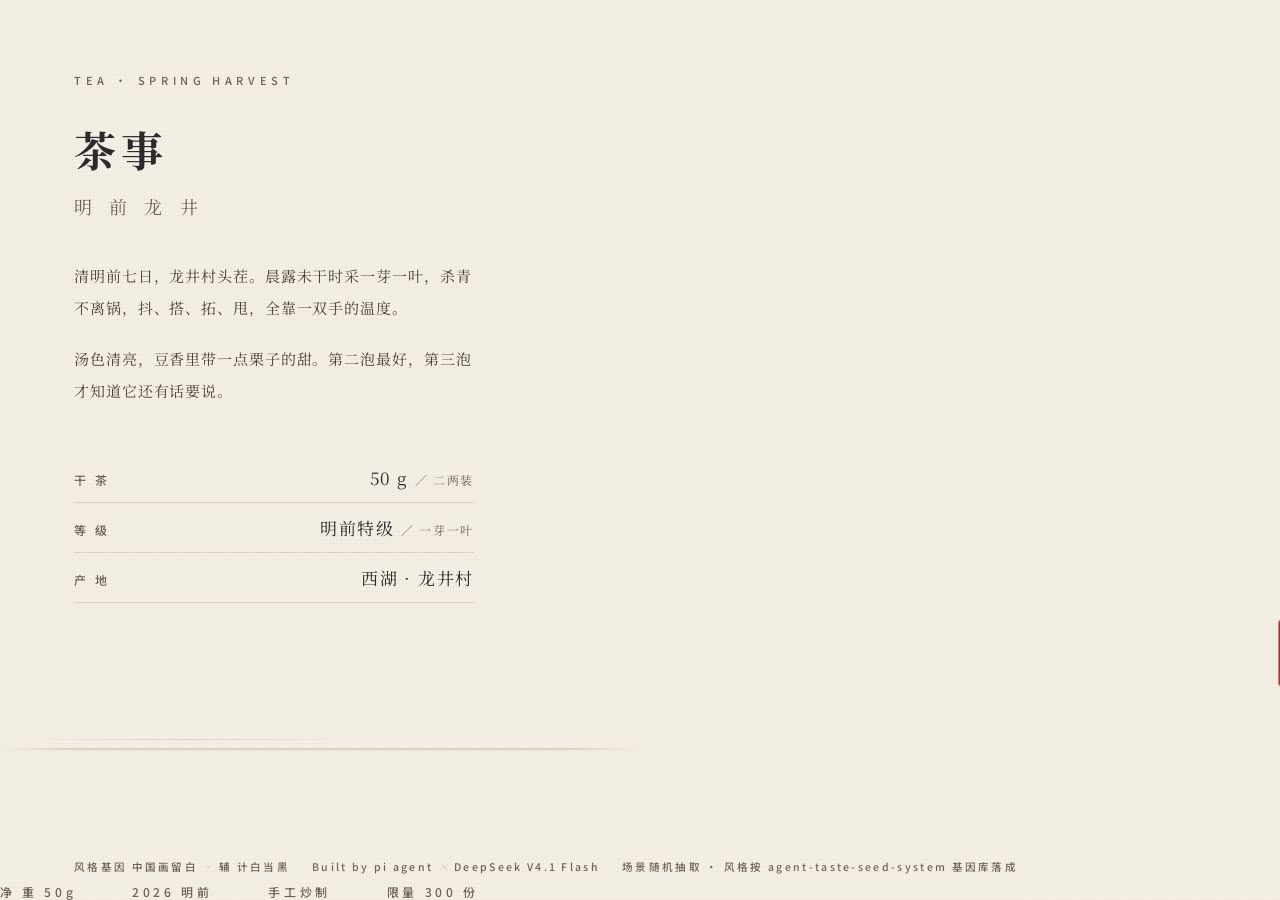
<file: demos/03-中国画留白.html>
<!DOCTYPE html>
<html lang="zh-CN" data-canvas="1440x900" data-slug="03-cixuan-chinese-whitespace">
<head>
<meta charset="utf-8">
<title>茶事 · 明前龙井 — 中国画留白</title>
<link rel="stylesheet" href="_assets/taste-fonts.css">
<style>
/* ── 基因：中国画留白（绢色 · 气口 · 印章） ──────────────────────
   激活词：马远一角 · 倪瓒疏朗 · 计白当黑 · 绢本设色
   上游种子：code-genes/03 · moods/06 孤独诗意 · moods/10 东方古韵 */
:root{
  --bg:#f5f0e6;      /* 绢色底（禁纯白） */
  --text:#2b2b2b;
  --ink-light:#6b6257;
  --seal:#c3272b;    /* 朱砂，全局仅一处印刷 */
  --line:#d8d0c0;    /* 淡墨线 */
  --radius:0px;      /* 中国画的形是直的，没有圆角 */
  --song:'AB Noto Serif SC',serif;
  --hei:'AB Noto Sans SC',sans-serif;
}
*{margin:0;padding:0;box-sizing:border-box}
html,body{width:1440px;height:900px;overflow:hidden}
body{
  background:var(--bg);
  color:var(--text);
  font-family:var(--song);
  position:relative;
  /* 绢纹：极淡的对角织物感，密度低到只在细看时出现 */
  background-image:
    repeating-linear-gradient(90deg,rgba(160,150,130,.055) 0 1px,transparent 1px 3px),
    repeating-linear-gradient(0deg,rgba(160,150,130,.045) 0 1px,transparent 1px 4px);
}
/* 四边留气口：内容永不到纸边 */
.paper{position:absolute;inset:64px 74px;}

/* ── 远山：一条淡墨横带，做章节间的分隔，不填满气口 ── */
.ridge{position:absolute;left:0;bottom:150px;width:640px;height:2px;
  background:linear-gradient(90deg,transparent,var(--line) 12%,var(--line) 88%,transparent)}
.ridge::after{content:"";position:absolute;left:38px;top:-9px;width:300px;height:1px;
  background:linear-gradient(90deg,transparent,var(--line),transparent)}

/* ── 竖排标题列：本基因唯一的"点睛"版式，一列即止 ── */
.vertical{
  position:absolute;top:0;right:0;
  writing-mode:vertical-rl;text-orientation:upright;
  font-size:58px;letter-spacing:.34em;color:var(--text);font-weight:700;
  line-height:1;
}
.vertical .sub{
  font-size:15px;letter-spacing:.5em;color:var(--ink-light);
  font-weight:400;margin-right:26px;
}

/* ── 正文：只占左侧 52%，右侧整块交给留白 ── */
.col{position:absolute;left:0;top:8px;width:520px}
.label{font-family:var(--hei);font-size:11px;letter-spacing:.42em;color:var(--ink-light);
  text-transform:uppercase;margin-bottom:30px}
.title{font-size:42px;font-weight:700;letter-spacing:.12em;line-height:1.5}
.title small{display:block;font-size:18px;font-weight:400;color:var(--ink-light);
  letter-spacing:.34em;margin-top:12px}
.body{margin-top:40px;font-size:15px;line-height:2.15;color:#4a4438;
  letter-spacing:.06em;max-width:400px}
.body p+p{margin-top:18px}

/* 参数表：用淡墨横线分区，禁用卡片与边框盒（西式卡片会污染东方基因） */
.spec{margin-top:46px;width:400px}
.spec div{display:flex;justify-content:space-between;align-items:baseline;
  padding:12px 0;border-bottom:1px solid var(--line)}
.spec dt{font-family:var(--hei);font-size:12px;letter-spacing:.24em;color:var(--ink-light)}
.spec dd{font-size:17px;letter-spacing:.1em}
.spec dd em{font-style:normal;font-size:12px;color:var(--ink-light);margin-left:6px}

/* ── 底部一行：重量 · 产地 · 年份，左侧对齐，右侧仍留白 ── */
.foot{position:absolute;left:0;bottom:0;display:flex;gap:56px;
  font-family:var(--hei);font-size:12px;letter-spacing:.3em;color:var(--ink-light)}

/* ── 印章：一图一印，参与构图（压在竖列下方，隔开标题与留白） ── */
.seal{position:absolute;right:96px;bottom:214px;width:66px;height:66px;
  background:var(--seal);border-radius:3px;display:grid;place-items:center;
  box-shadow:inset 0 0 0 1px rgba(245,240,230,.42)}
.seal span{writing-mode:vertical-rl;text-orientation:upright;color:#f5f0e6;
  font-size:19px;letter-spacing:.18em;line-height:1.05;font-weight:700;padding:6px 0}

/* ── 署名（每张 demo 都带，风格随基因变）：此页做成淡墨落款 ── */
.sig{position:absolute;left:74px;bottom:26px;display:flex;gap:22px;
  font-family:var(--hei);font-size:10.5px;letter-spacing:.22em;color:#6f6659}
.sig b{font-weight:500;color:var(--ink-light)}
.sig .dot{color:var(--line)}
</style>
</head>
<body>
  <div class="paper">
    <div class="col">
      <div class="label">Tea · Spring Harvest</div>
      <h1 class="title">茶事<small>明 前 龙 井</small></h1>

      <div class="body">
        <p>清明前七日，龙井村头茬。晨露未干时采一芽一叶，杀青不离锅，抖、搭、拓、甩，全靠一双手的温度。</p>
        <p>汤色清亮，豆香里带一点栗子的甜。第二泡最好，第三泡才知道它还有话要说。</p>
      </div>

      <dl class="spec">
        <div><dt>干 茶</dt><dd>50 g<em>／ 二两装</em></dd></div>
        <div><dt>等 级</dt><dd>明前特级<em>／ 一芽一叶</em></dd></div>
        <div><dt>产 地</dt><dd>西湖 · 龙井村</dd></div>
      </dl>
    </div>

    <h2 class="vertical"><span class="sub">春 之 一 盏</span>不 说 尽</h2>
  </div>

  <div class="ridge"></div>

  <div class="seal"><span>留白</span></div>

  <div class="foot">
    <span>净 重 50g</span><span>2026 明前</span><span>手工炒制</span><span>限量 300 份</span>
  </div>

  <footer class="sig">
    <span>风格基因 <b>中国画留白</b><i class="dot"> · </i>辅 计白当黑</span>
    <span>Built by <b>pi agent</b><i class="dot"> × </i><b>DeepSeek V4.1 Flash</b></span>
    <span>场景随机抽取 · 风格按 agent-taste-seed-system 基因库落成</span>
  </footer>
</body>
</html>
</file>
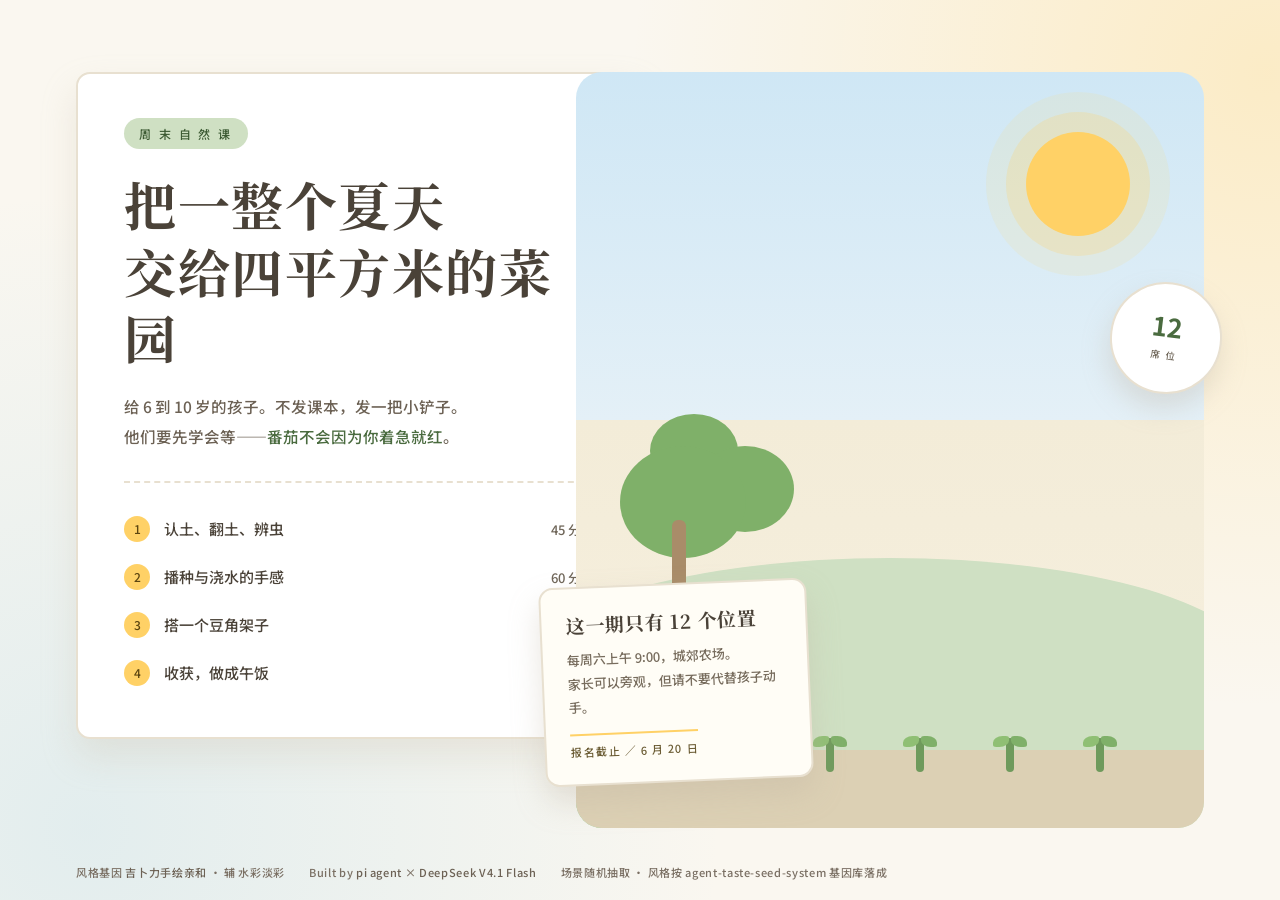
<file: demos/04-吉卜力手绘.html>
<!DOCTYPE html>
<html lang="zh-CN" data-canvas="1440x900" data-slug="04-ghibli-handdrawn">
<head>
<meta charset="utf-8">
<title>夏日菜园 · 亲子自然课 — 吉卜力手绘</title>
<link rel="stylesheet" href="_assets/taste-fonts.css">
<style>
/* ── 基因：吉卜力手绘亲和 ──────────────────────────────────
   激活词：Studio Ghibli · 宫崎骏 · 手绘水粉背景 · 夏日绿
   上游种子：code-genes/05 · moods/02 梦幻治愈
   纪律：阴影永远用暖色（禁纯黑纯灰）；圆润是形；饱和度整体压一档；
        文字必须少，留白 ≥30%。 */
:root{
  --bg:#faf7f0;          /* 米白纸感底 */
  --surface:#ffffff;
  --green:#7fb069;       /* 草木绿 */
  --sky:#8ecae6;         /* 天空蓝 */
  --sun:#ffd166;         /* 阳光暖黄 */
  --text:#4a4238;        /* 暖褐文字，禁冷黑 */
  --text-2:#6f6659;
  --shadow:#e8e0d0;      /* 暖阴影色 */
  --radius:14px;
  --sage:#cfe0c3;
  --round:'AB Noto Sans SC',sans-serif;
  --song:'AB Noto Serif SC',serif;
}
*{margin:0;padding:0;box-sizing:border-box}
html,body{width:1440px;height:900px;overflow:hidden}
body{background:var(--bg);color:var(--text);font-family:var(--round);
  background-image:
    radial-gradient(circle at 88% 8%,rgba(255,209,102,.30),transparent 42%),
    radial-gradient(circle at 6% 92%,rgba(142,202,230,.22),transparent 40%);
}
/* 手绘贴纸感：描边比底色深一号，绝不用黑 */
.card{position:absolute;left:76px;top:72px;width:566px;
  background:var(--surface);border:2px solid var(--shadow);border-radius:var(--radius);
  padding:44px 46px 40px;box-shadow:0 18px 34px rgba(200,190,170,.28)}
.tag{display:inline-block;background:var(--sage);color:#3c5a33;font-size:12px;
  letter-spacing:.2em;padding:7px 15px;border-radius:999px;font-weight:500}
h1{margin-top:22px;font-family:var(--song);font-size:52px;font-weight:700;
  letter-spacing:.03em;line-height:1.28}
h1 em{font-style:normal;position:relative}
h1 em::after{content:"";position:absolute;left:-2px;right:-2px;bottom:6px;height:13px;
  background:rgba(255,209,102,.52);border-radius:6px;z-index:-1}
.lede{margin-top:20px;font-size:15.5px;line-height:1.95;color:#6c6154}
.lede b{color:#4a6b3f;font-weight:500}

/* 课程清单：像绘本页的松散排布，禁严整表格 */
.list{margin-top:30px;border-top:2px dashed var(--shadow);padding-top:22px}
.list li{display:flex;align-items:baseline;gap:14px;list-style:none;padding:11px 0;
  font-size:15px;line-height:1.7}
.list li i{width:26px;height:26px;flex:none;border-radius:50%;background:var(--sun);
  display:grid;place-items:center;font-style:normal;font-size:12px;font-weight:500;
  color:#5c4510;align-self:center}
.list li span{color:#6f6659;font-size:13px;margin-left:auto;white-space:nowrap}

/* 右侧：手绘感的"便签 + 插画块" */
.panel{position:absolute;right:76px;top:72px;width:628px;height:756px}
.scene{position:absolute;inset:0;border-radius:26px;overflow:hidden;
  background:linear-gradient(180deg,#cfe7f5 0%,#e4f0f7 46%,#f3ecd8 46%,#f7f0e0 100%)}
.sun{position:absolute;right:74px;top:60px;width:104px;height:104px;border-radius:50%;
  background:var(--sun);box-shadow:0 0 0 20px rgba(255,209,102,.24),0 0 0 40px rgba(255,209,102,.12)}
.hill{position:absolute;left:-8%;bottom:0;width:116%;height:270px;
  background:var(--sage);border-radius:50% 50% 0 0/40% 40% 0 0}
.hill.b{background:var(--green);height:196px;left:-22%;width:96%;opacity:.85}
.tree{position:absolute;left:96px;bottom:196px;width:14px;height:112px;background:#a98c69;border-radius:6px}
.leaf{position:absolute;border-radius:50%;background:var(--green)}
.leaf.a{left:44px;bottom:270px;width:126px;height:112px}
.leaf.b{left:120px;bottom:296px;width:98px;height:86px}
.leaf.c{left:74px;bottom:340px;width:88px;height:74px}
.soil{position:absolute;left:0;right:0;bottom:0;height:78px;background:#dcd0b4;
  border-radius:0 0 26px 26px}
.sprout{position:absolute;bottom:56px;width:8px;height:34px;background:#6f9a5c;border-radius:4px}
.sprout::after{content:"";position:absolute;top:-2px;left:-13px;width:16px;height:11px;
  background:#8fbf74;border-radius:60% 20% 60% 20%}
.sprout::before{content:"";position:absolute;top:-2px;left:5px;width:16px;height:11px;
  background:#7fb069;border-radius:20% 60% 20% 60%}

/* 便签：贴在场景上，轻微旋转（手作感） */
.note{position:absolute;left:-34px;bottom:46px;width:268px;background:#fffdf6;
  border:2px solid var(--shadow);border-radius:var(--radius);padding:22px 24px;
  box-shadow:0 16px 30px rgba(190,180,160,.34);transform:rotate(-2.4deg)}
.note h2{font-family:var(--song);font-size:19px;font-weight:700;letter-spacing:.04em}
.note p{margin-top:10px;font-size:13px;line-height:1.85;color:#786d5e}
.note .stamp{margin-top:14px;display:inline-block;font-size:11px;letter-spacing:.14em;
  color:#6b5c34;border-top:2px solid var(--sun);padding-top:8px}

/* 小贴纸：圆形徽章 */
.badge{position:absolute;right:-18px;top:210px;width:112px;height:112px;border-radius:50%;
  background:var(--surface);border:2px solid var(--shadow);display:grid;place-items:center;
  text-align:center;transform:rotate(7deg);box-shadow:0 14px 26px rgba(190,180,160,.34)}
.badge b{display:block;font-size:26px;font-weight:700;color:#4a6b3f;line-height:1.1}
.badge span{font-size:9.5px;letter-spacing:.16em;color:var(--text-2)}

.sig{position:absolute;left:76px;right:76px;bottom:20px;display:flex;gap:24px;
  font-size:11px;color:#7a6f63;letter-spacing:.06em}
.sig b{color:#6c6154;font-weight:500}
</style>
</head>
<body>
  <div class="card">
    <span class="tag">周 末 自 然 课</span>
    <h1>把一整个夏天<br>交给<em>四平方米</em>的菜园</h1>
    <p class="lede">给 6 到 10 岁的孩子。不发课本，发一把小铲子。<br>他们要先学会等——<b>番茄不会因为你着急就红</b>。</p>
    <ul class="list">
      <li><i>1</i>认土、翻土、辨虫<span>45 分钟</span></li>
      <li><i>2</i>播种与浇水的手感<span>60 分钟</span></li>
      <li><i>3</i>搭一个豆角架子<span>40 分钟</span></li>
      <li><i>4</i>收获，做成午饭<span>90 分钟</span></li>
    </ul>
  </div>

  <div class="panel">
    <div class="scene">
      <div class="sun"></div>
      <div class="hill b"></div>
      <div class="hill"></div>
      <div class="leaf c"></div><div class="leaf b"></div><div class="leaf a"></div>
      <div class="tree"></div>
      <div class="soil"></div>
      <div class="sprout" style="left:250px"></div>
      <div class="sprout" style="left:340px"></div>
      <div class="sprout" style="left:430px"></div>
      <div class="sprout" style="left:520px"></div>
    </div>
    <div class="note">
      <h2>这一期只有 12 个位置</h2>
      <p>每周六上午 9:00，城郊农场。<br>家长可以旁观，但请不要代替孩子动手。</p>
      <span class="stamp">报名截止 ／ 6 月 20 日</span>
    </div>
    <div class="badge"><div><b>12</b><span>席 位</span></div></div>
  </div>

  <footer class="sig">
    <span>风格基因 <b>吉卜力手绘亲和</b> · 辅 水彩淡彩</span>
    <span>Built by <b>pi agent</b> × <b>DeepSeek V4.1 Flash</b></span>
    <span>场景随机抽取 · 风格按 agent-taste-seed-system 基因库落成</span>
  </footer>
</body>
</html>
</file>
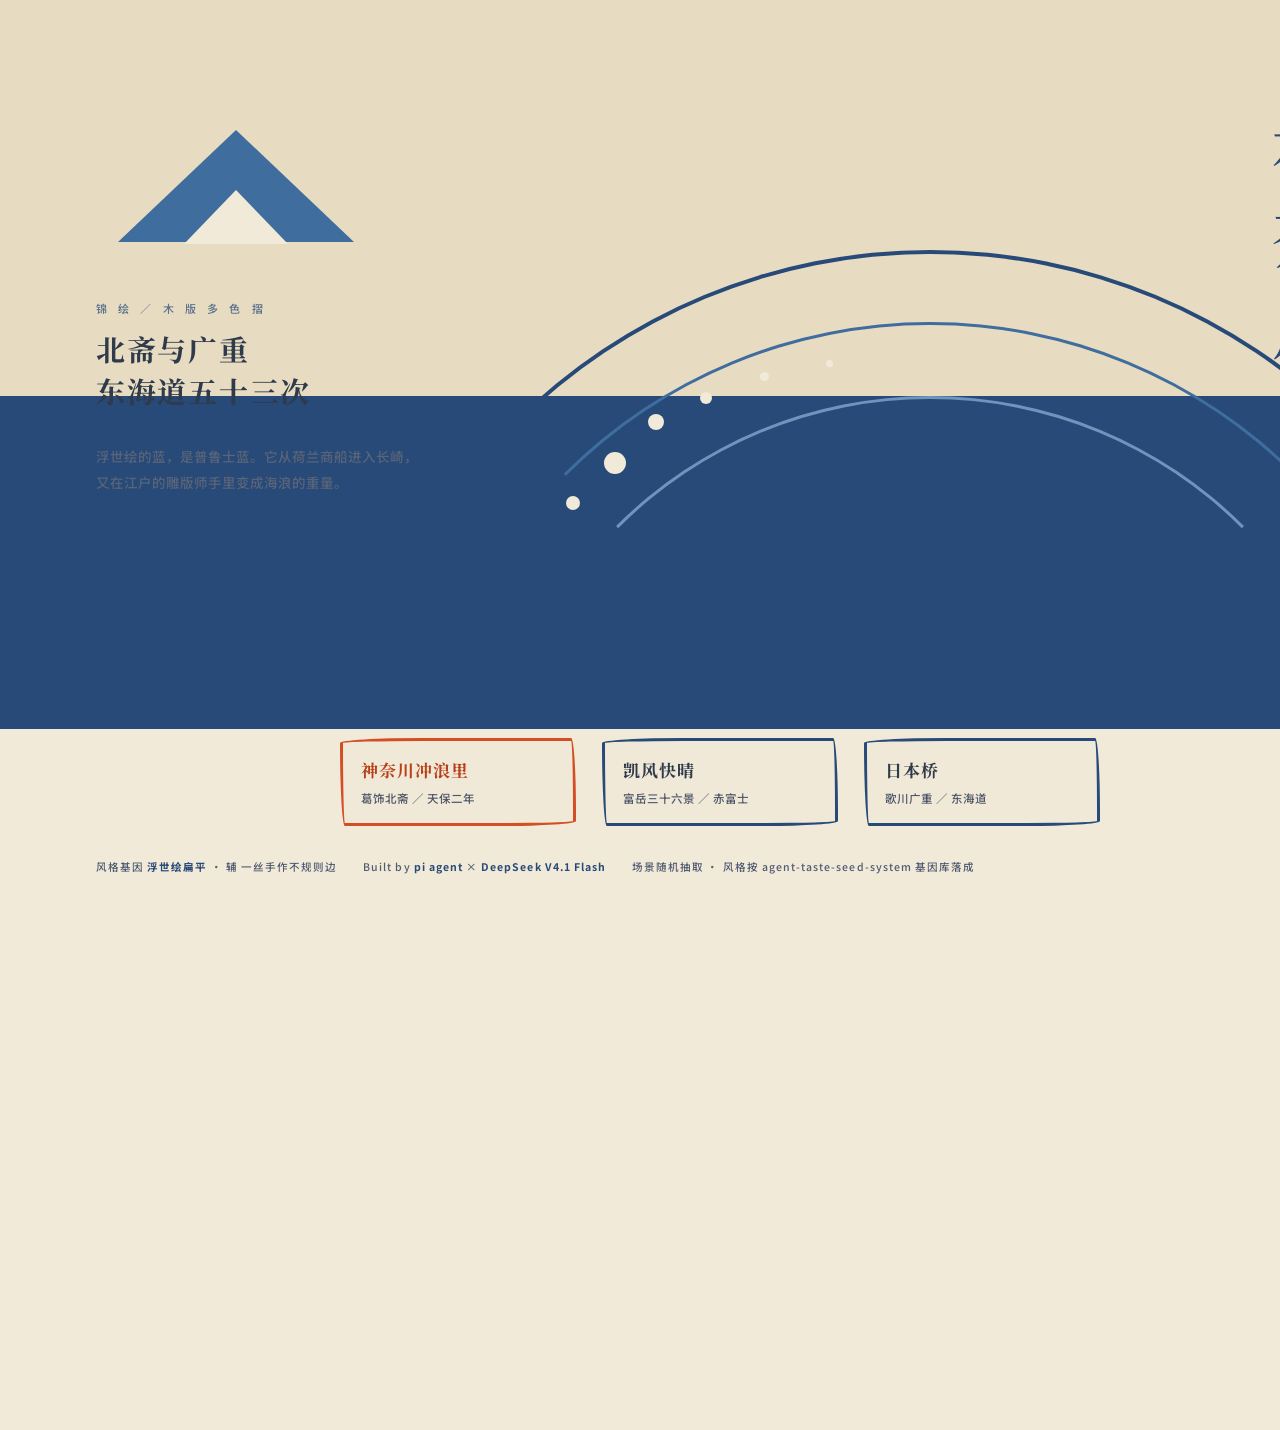
<file: demos/05-浮世绘扁平.html>
<!DOCTYPE html>
<html lang="zh-CN" data-canvas="1440x900" data-slug="05-ukiyoe-flat">
<head>
<meta charset="utf-8">
<title>神奈川 · 浪 — 浮世绘扁平</title>
<link rel="stylesheet" href="_assets/taste-fonts.css">
<style>
/* ── 基因：浮世绘扁平 ──────────────────────────────────────
   激活词：北斋神奈川冲浪 · 广重东海道 · 锦绘 · 木版画 · 普鲁士蓝
   上游种子：code-genes/06 · ch21 浮世绘
   纪律：一版一色，全图色相 ≤3；平涂无渐变；粗轮廓 2-3px；
        套版印刷没有的东西（渐变/阴影/玻璃拟态）一律不要。 */
:root{
  --bg:#f2ead8;         /* 和纸米底 */
  --indigo:#274a78;     /* 普鲁士蓝（浮世绘蓝）*/
  --indigo-2:#3f6d9e;
  --vermilion:#d34e24;  /* 朱红点睛 */
  --text:#2f3a4a;
  --line:#274a78;
  --paper:#e7dcc2;
  --font-title:'AB Noto Serif SC',serif;
  --hei:'AB Noto Sans SC',sans-serif;
}
*{margin:0;padding:0;box-sizing:border-box}
html,body{width:1440px;height:900px;overflow:hidden}
body{background:var(--bg);color:var(--text);font-family:var(--hei);position:relative;
  background-image:repeating-linear-gradient(90deg,rgba(160,145,115,.10) 0 2px,transparent 2px 5px)}

/* 三段式横向分层：天 / 海 / 前岸 —— 浮世绘的空间写法 */
.sky{position:absolute;left:0;right:0;top:0;height:396px;background:var(--paper)}
.sea{position:absolute;left:0;right:0;top:396px;height:330px;background:var(--indigo)}
.shore{position:absolute;left:0;right:0;top:726px;bottom:0;background:var(--bg);
  border-top:3px solid var(--indigo)}

/* 浪：三层同心圆弧，越外越浅，全部平涂 */
.wave{position:absolute;border-radius:50%;border:3px solid var(--indigo);
  border-color:var(--indigo) transparent transparent transparent;transform:rotate(0deg)}
.w1{left:340px;top:250px;width:1180px;height:1180px;border-width:4px}
.w2{left:412px;top:322px;width:1036px;height:1036px;border-color:var(--indigo-2) transparent transparent transparent}
.w3{left:486px;top:396px;width:888px;height:888px;border-color:#6f95bd transparent transparent transparent}
/* 浪尖泡沫：白色圆点阵，浮世绘的"爪" */
.foam{position:absolute;background:#f2ead8;border-radius:50%}

/* 富士山：压角（一角式构图），平涂几何 */
.fuji{position:absolute;left:118px;top:130px;width:0;height:0;
  border-left:118px solid transparent;border-right:118px solid transparent;
  border-bottom:112px solid var(--indigo-2)}
.fuji::after{content:"";position:absolute;left:-52px;top:60px;width:104px;height:54px;
  background:var(--bg);clip-path:polygon(50% 0,100% 100%,0 100%)}

/* 标题：竖排点睛一列 + 横排正文，字号反差大 */
.vertical{position:absolute;right:96px;top:116px;writing-mode:vertical-rl;
  text-orientation:upright;font-family:var(--font-title);font-weight:700;
  font-size:72px;letter-spacing:.2em;color:var(--indigo);line-height:1}
.vertical mark{background:none;color:var(--vermilion)}

/* 左上小栏：展览信息 */
.info{position:absolute;left:96px;top:300px;width:330px}
.info .k{font-size:11px;letter-spacing:.42em;color:var(--indigo);opacity:.72}
.info .t{margin-top:12px;font-family:var(--font-title);font-size:29px;font-weight:700;
  letter-spacing:.06em;line-height:1.45;color:var(--text)}
.info .d{margin-top:16px;font-size:13.5px;line-height:1.9;color:#5a6478;
  border-top:2px solid var(--indigo);padding-top:14px}

/* 前岸：三张作品卡，手作不规则圆角（木版画的手感）*/
.deck{position:absolute;left:0;right:0;bottom:74px;display:flex;justify-content:center;gap:26px}
.deck a{width:236px;text-decoration:none;color:var(--text);
  border:3px solid var(--indigo);
  border-radius:255px 15px 225px 15px/15px 225px 15px 255px;
  padding:16px 18px;background:rgba(242,234,216,.6)}
.deck b{display:block;font-family:var(--font-title);font-size:17px;font-weight:700;
  letter-spacing:.06em}
.deck span{display:block;margin-top:7px;font-size:11.5px;color:#4e5769;line-height:1.6}
.deck a.acc{border-color:var(--vermilion)}
.deck a.acc b{color:#b83f18}

/* 装饰带：一条云纹即止（禁满铺） */
.band{position:absolute;left:0;right:0;top:726px;height:3px;background:var(--indigo)}
.clouds{position:absolute;left:0;right:0;top:729px;height:26px;overflow:hidden;opacity:.5}

.sig{position:absolute;left:96px;right:96px;bottom:26px;display:flex;gap:26px;
  font-size:10.5px;letter-spacing:.1em;color:#4f5b73}
.sig b{color:var(--indigo);font-weight:700}
</style>
</head>
<body>
  <div class="sky"></div>
  <div class="sea"></div>
  <div class="shore"></div>

  <div class="fuji"></div>
  <div class="wave w1"></div>
  <div class="wave w2"></div>
  <div class="wave w3"></div>

  <div class="foam" style="left:604px;top:452px;width:22px;height:22px"></div>
  <div class="foam" style="left:648px;top:414px;width:16px;height:16px"></div>
  <div class="foam" style="left:700px;top:392px;width:12px;height:12px"></div>
  <div class="foam" style="left:566px;top:496px;width:14px;height:14px"></div>
  <div class="foam" style="left:760px;top:372px;width:9px;height:9px"></div>
  <div class="foam" style="left:826px;top:360px;width:7px;height:7px"></div>

  <h1 class="vertical">神奈川<mark>·</mark>浪</h1>

  <div class="info">
    <div class="k">锦 绘 ／ 木 版 多 色 摺</div>
    <div class="t">北斋与广重<br>东海道五十三次</div>
    <div class="d">浮世绘的蓝，是普鲁士蓝。它从荷兰商船进入长崎，又在江户的雕版师手里变成海浪的重量。</div>
  </div>

  <div class="deck">
    <a href="#" class="acc"><b>神奈川冲浪里</b><span>葛饰北斋 ／ 天保二年</span></a>
    <a href="#"><b>凯风快晴</b><span>富岳三十六景 ／ 赤富士</span></a>
    <a href="#"><b>日本桥</b><span>歌川广重 ／ 东海道</span></a>
  </div>

  <footer class="sig">
    <span>风格基因 <b>浮世绘扁平</b> · 辅 一丝手作不规则边</span>
    <span>Built by <b>pi agent</b> × <b>DeepSeek V4.1 Flash</b></span>
    <span>场景随机抽取 · 风格按 agent-taste-seed-system 基因库落成</span>
  </footer>
</body>
</html>
</file>
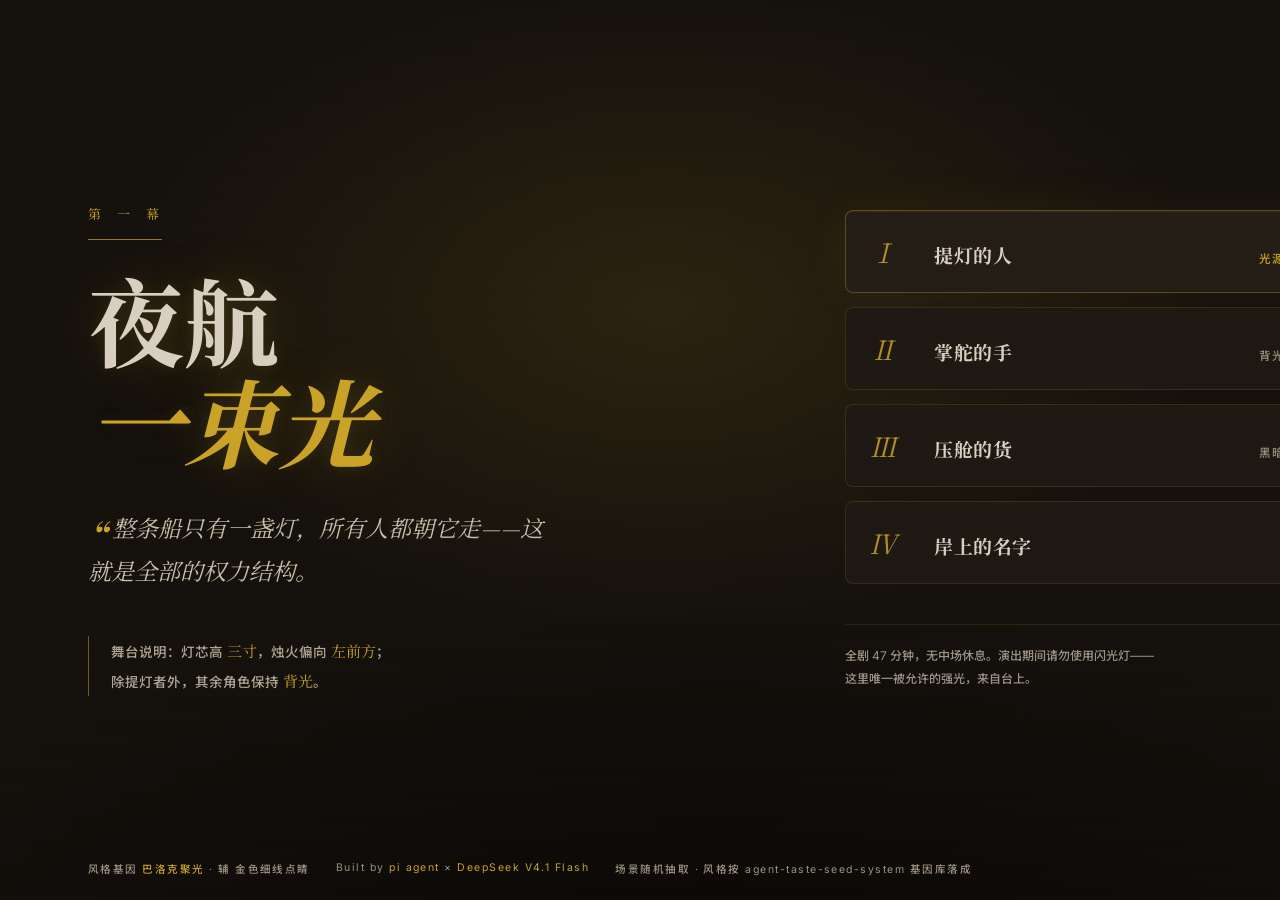
<file: demos/06-巴洛克聚光.html>
<!DOCTYPE html>
<html lang="zh-CN" data-canvas="1440x900" data-slug="06-baroque-tenebrism">
<head>
<meta charset="utf-8">
<title>夜航 · 一束光 — 巴洛克聚光</title>
<link rel="stylesheet" href="_assets/taste-fonts.css">
<style>
/* ── 基因：巴洛克聚光（Tenebrism） ──────────────────────────
   激活词：卡拉瓦乔 · 伦勃朗光 · chiaroscuro · 舞台追光
   上游种子：code-genes/07 · moods/08 暗黑崇高
   纪律：只有一个光源；黑暗占 60%+；金色只做线不做面；
        光源必须暖（烛光），冷白 = 停尸房。 */
:root{
  --bg:#14100c;          /* 带暖倾向的近黑褐 */
  --surface:#1d1812;
  --surface-lit:#241d15;
  --text:#d8cfc0;
  --text-2:#b0a595;
  --gold:#c9a227;
  --radius:8px;
  --serif:'AB Playfair Display','AB Noto Serif SC',serif;
  --sans:'AB Inter','AB Noto Sans SC',sans-serif;
}
*{margin:0;padding:0;box-sizing:border-box}
html,body{width:1440px;height:900px;overflow:hidden}
body{background:var(--bg);color:var(--text);font-family:var(--sans);position:relative}

/* 唯一光源：从画面上方 42% 处打下一束暖光，向外衰减到全黑 */
body::before{content:"";position:absolute;inset:0;pointer-events:none;
  background:radial-gradient(ellipse 62% 58% at 46% 34%,rgba(201,162,39,.13),transparent 62%),
             radial-gradient(ellipse 120% 90% at 50% 120%,rgba(0,0,0,.72),transparent 60%)}
/* 画布纹理：让黑有物质感，不是空洞的 #000 */
body::after{content:"";position:absolute;inset:0;pointer-events:none;opacity:.5;
  background-image:repeating-linear-gradient(0deg,rgba(255,240,210,.014) 0 1px,transparent 1px 3px)}

.stage{position:absolute;inset:66px 88px;display:grid;
  grid-template-columns:1.15fr .85fr;gap:72px;align-items:center}

/* ── 左：一屏一主角（一句台词 + 舞台说明） ── */
.act{position:relative}
.act .no{font-family:var(--serif);font-size:13px;letter-spacing:.5em;color:var(--gold)}
.act .no::after{content:"";display:block;width:74px;height:1px;background:var(--gold);
  margin-top:16px;opacity:.7}
h1{margin-top:30px;font-family:var(--serif);font-size:96px;font-weight:700;
  line-height:1.06;letter-spacing:-.01em;
  text-shadow:0 0 60px rgba(201,162,39,.20),0 0 16px rgba(201,162,39,.12)}
h1 em{font-style:italic;color:var(--gold);display:block}
.line{margin-top:34px;font-family:var(--serif);font-size:23px;line-height:1.85;
  color:#c8bda9;max-width:460px;font-style:italic}
.line::before{content:"“";color:var(--gold);font-size:44px;line-height:0;
  vertical-align:-16px;margin-right:6px}

/* 舞台说明：金色细线勾重点，禁满屏金纹 */
.cue{margin-top:44px;padding-left:22px;border-left:1px solid rgba(201,162,39,.5);
  font-size:13.5px;line-height:2;color:var(--text-2)}
.cue b{color:var(--gold);font-weight:400;font-family:var(--serif);font-size:15px}

/* ── 右：受光面的卡片（靠"更亮"浮起，禁白卡片） ── */
.cast{display:flex;flex-direction:column;gap:14px}
.cast .row{background:var(--surface);border:1px solid rgba(201,162,39,.16);
  border-radius:var(--radius);padding:22px 24px;display:flex;align-items:baseline;
  gap:20px;transition:none}
/* 只有被光照到的那一张更亮 —— 光源叙事的物理逻辑 */
.cast .row.lit{background:var(--surface-lit);border-color:rgba(201,162,39,.34);
  box-shadow:inset 0 1px 0 rgba(201,162,39,.10),0 0 48px rgba(201,162,39,.07)}
.cast .row i{font-family:var(--serif);font-style:italic;font-size:26px;color:var(--gold);
  min-width:44px;opacity:.85}
.cast .row b{font-family:var(--serif);font-size:19px;font-weight:600;letter-spacing:.02em}
.cast .row span{margin-left:auto;font-size:11.5px;letter-spacing:.14em;color:#9a8f7d;
  text-transform:uppercase}
.cast .row.lit span{color:var(--gold)}

.note{margin-top:26px;font-size:12px;line-height:1.9;color:#9d9384;
  padding-top:20px;border-top:1px solid rgba(201,162,39,.14)}

.sig{position:absolute;left:88px;right:88px;bottom:24px;display:flex;gap:26px;
  font-size:10.5px;letter-spacing:.14em;color:#9c917f}
.sig b{color:var(--gold);font-weight:400}
</style>
</head>
<body>
  <div class="stage">
    <section class="act">
      <div class="no">第 一 幕</div>
      <h1>夜航<em>一束光</em></h1>
      <p class="line">整条船只有一盏灯，所有人都朝它走——这就是全部的权力结构。</p>
      <div class="cue">
        舞台说明：灯芯高 <b>三寸</b>，烛火偏向 <b>左前方</b>；<br>
        除提灯者外，其余角色保持 <b>背光</b>。
      </div>
    </section>

    <section class="cast">
      <div class="row lit"><i>Ⅰ</i><b>提灯的人</b><span>光源 · 主动</span></div>
      <div class="row"><i>Ⅱ</i><b>掌舵的手</b><span>背光 · 被动</span></div>
      <div class="row"><i>Ⅲ</i><b>压舱的货</b><span>黑暗 · 缺席</span></div>
      <div class="row"><i>Ⅳ</i><b>岸上的名字</b><span>不可见</span></div>
      <p class="note">全剧 47 分钟，无中场休息。演出期间请勿使用闪光灯——<br>这里唯一被允许的强光，来自台上。</p>
    </section>
  </div>

  <footer class="sig">
    <span>风格基因 <b>巴洛克聚光</b> · 辅 金色细线点睛</span>
    <span>Built by <b>pi agent</b> × <b>DeepSeek V4.1 Flash</b></span>
    <span>场景随机抽取 · 风格按 agent-taste-seed-system 基因库落成</span>
  </footer>
</body>
</html>
</file>
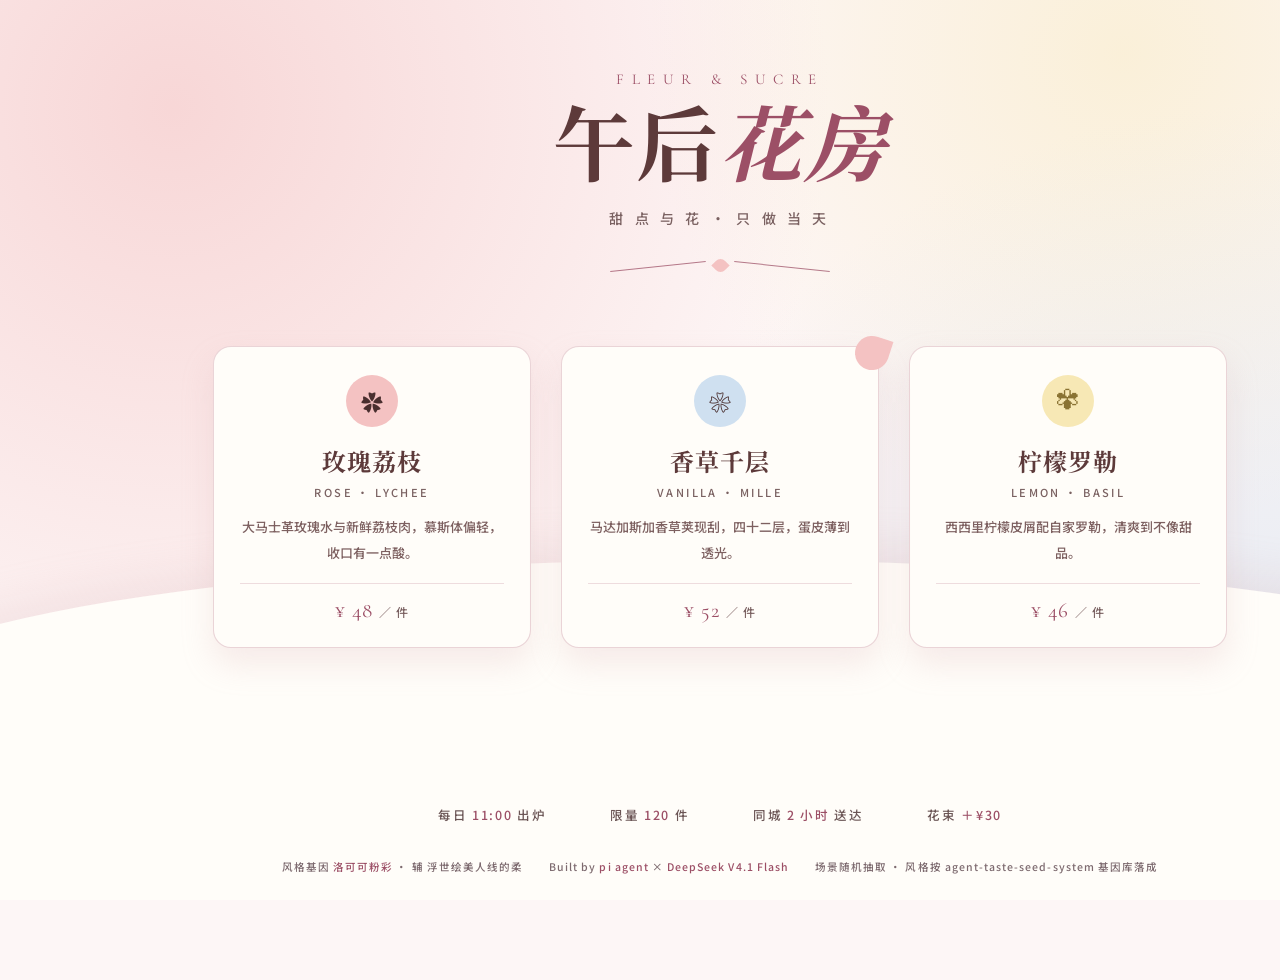
<file: demos/07-洛可可粉彩.html>
<!DOCTYPE html>
<html lang="zh-CN" data-canvas="1440x900" data-slug="07-rococo-pastel">
<head>
<meta charset="utf-8">
<title>午后花房 · 甜品与花 — 洛可可粉彩</title>
<link rel="stylesheet" href="_assets/taste-fonts.css">
<style>
/* ── 基因：洛可可粉彩 ──────────────────────────────────────
   激活词：布歇 · 弗拉戈纳尔秋千 · 蓬巴杜粉 · fête galante
           · 马卡龙色 · 缎面珍珠光
   上游种子：code-genes/08 · moods/05 甜美容爱
   纪律：明度高、饱和度中低（甜的防腐剂）；
        装饰元素两种封顶；深玫瑰压粉底，绝不用纯黑。 */
:root{
  --bg:#fdf6f6;
  --pink:#f4c2c2;
  --pink-deep:#e79ea8;
  --babyblue:#cfe0f0;
  --butter:#f7e8b5;
  --rosegold:#9c4f66;
  --text:#5d3a3a;        /* 深玫瑰代替黑 */
  --text-2:#7a6161;
  --radius:18px;
  --serif:'AB Cormorant Garamond','AB Noto Serif SC',serif;
  --round:'AB Noto Sans SC',sans-serif;
}
*{margin:0;padding:0;box-sizing:border-box}
html,body{width:1440px;height:900px;overflow:hidden}
body{background:var(--bg);color:var(--text);font-family:var(--round);position:relative;
  background-image:
    radial-gradient(circle at 12% 12%,rgba(244,194,194,.60),transparent 44%),
    radial-gradient(circle at 88% 88%,rgba(207,224,240,.55),transparent 46%),
    radial-gradient(circle at 78% 6%,rgba(247,232,181,.45),transparent 34%)}

/* 曲线分区：弧形分界（禁硬直线切割） */
.arc{position:absolute;left:-10%;right:-10%;top:560px;height:420px;background:#fffdf9;
  border-radius:50% 50% 0 0/34% 34% 0 0;box-shadow:0 -14px 44px rgba(212,170,175,.20)}

.stage{position:absolute;inset:70px 92px}

/* ── 中心对称构图（甜美的语法是对称） ── */
.head{text-align:center}
.head .k{font-family:var(--serif);font-size:15px;letter-spacing:.52em;color:var(--rosegold);
  text-transform:uppercase}
h1{margin-top:16px;font-family:var(--serif);font-size:82px;font-weight:600;
  letter-spacing:.02em;line-height:1.1}
h1 em{font-style:italic;color:var(--rosegold)}
.head .sub{margin-top:14px;font-size:14px;letter-spacing:.3em;color:var(--text-2)}
/* C 形弧线装饰（限两处，此处为第一处） */
.swash{width:220px;height:34px;margin:22px auto 0;position:relative}
.swash::before,.swash::after{content:"";position:absolute;top:16px;width:96px;height:1px;
  background:var(--rosegold);opacity:.75}
.swash::before{left:0;transform:rotate(-6deg)}
.swash::after{right:0;transform:rotate(6deg)}
.swash i{position:absolute;left:50%;top:9px;width:13px;height:13px;margin-left:-6.5px;
  background:var(--pink);border-radius:50% 0 50% 0;transform:rotate(45deg)}

/* ── 三张卡：像下午茶摆盘一样疏朗 ── */
.row{display:flex;justify-content:center;gap:30px;margin-top:62px}
.cake{width:318px;background:#fffdf9;border:1px solid rgba(192,132,151,.34);
  border-radius:var(--radius);padding:28px 26px 24px;text-align:center;
  box-shadow:0 16px 32px rgba(212,170,175,.22)}
/* 缎带角饰（限两处，此处为第二处） */
.cake.ribbon{position:relative}
.cake.ribbon::before{content:"";position:absolute;right:-11px;top:-11px;width:34px;height:34px;
  background:var(--pink);border-radius:50% 0 50% 50%;transform:rotate(18deg)}
.cake .dot{width:52px;height:52px;margin:0 auto;border-radius:50%;
  display:grid;place-items:center;font-family:var(--serif);font-size:22px;color:#4a2f2f}
.cake h2{margin-top:16px;font-family:var(--serif);font-size:24px;font-weight:600;
  letter-spacing:.04em}
.cake h2 small{display:block;font-family:var(--round);font-size:11px;font-weight:400;
  letter-spacing:.22em;color:var(--text-2);margin-top:6px}
.cake p{margin-top:14px;font-size:13px;line-height:1.95;color:#7d6060}
.cake .price{margin-top:18px;padding-top:14px;border-top:1px solid rgba(192,132,151,.28);
  font-family:var(--serif);font-size:21px;color:var(--rosegold);letter-spacing:.05em}
.cake .price i{font-style:normal;font-size:12px;color:var(--text-2);letter-spacing:.1em;
  margin-left:6px;font-family:var(--round)}

/* 底部：一次性信息，留白 40%+ */
.foot{position:absolute;left:92px;right:92px;bottom:76px;display:flex;
  justify-content:center;gap:64px;font-size:12.5px;letter-spacing:.13em;color:#6b5555}
.foot b{color:var(--rosegold);font-weight:500}

.sig{position:absolute;left:92px;right:92px;bottom:26px;display:flex;justify-content:center;
  gap:26px;font-size:10.5px;letter-spacing:.1em;color:#7d6a6f}
.sig b{color:var(--rosegold);font-weight:500}
</style>
</head>
<body>
  <div class="arc"></div>

  <div class="stage">
    <header class="head">
      <div class="k">Fleur &amp; Sucre</div>
      <h1>午后<em>花房</em></h1>
      <div class="sub">甜 点 与 花 · 只 做 当 天</div>
      <div class="swash"><i></i></div>
    </header>

    <div class="row">
      <article class="cake">
        <div class="dot" style="background:#f4c2c2">✿</div>
        <h2>玫瑰荔枝<small>ROSE · LYCHEE</small></h2>
        <p>大马士革玫瑰水与新鲜荔枝肉，慕斯体偏轻，收口有一点酸。</p>
        <div class="price">¥ 48<i>／ 件</i></div>
      </article>

      <article class="cake ribbon">
        <div class="dot" style="background:#cfe0f0">❀</div>
        <h2>香草千层<small>VANILLA · MILLE</small></h2>
        <p>马达加斯加香草荚现刮，四十二层，蛋皮薄到透光。</p>
        <div class="price">¥ 52<i>／ 件</i></div>
      </article>

      <article class="cake">
        <div class="dot" style="background:#f7e8b5;color:#8a7333">✾</div>
        <h2>柠檬罗勒<small>LEMON · BASIL</small></h2>
        <p>西西里柠檬皮屑配自家罗勒，清爽到不像甜品。</p>
        <div class="price">¥ 46<i>／ 件</i></div>
      </article>
    </div>
  </div>

  <div class="foot">
    <span>每日 <b>11:00</b> 出炉</span>
    <span>限量 <b>120</b> 件</span>
    <span>同城 <b>2 小时</b> 送达</span>
    <span>花束 <b>＋¥30</b></span>
  </div>

  <footer class="sig">
    <span>风格基因 <b>洛可可粉彩</b> · 辅 浮世绘美人线的柔</span>
    <span>Built by <b>pi agent</b> × <b>DeepSeek V4.1 Flash</b></span>
    <span>场景随机抽取 · 风格按 agent-taste-seed-system 基因库落成</span>
  </footer>
</body>
</html>
</file>
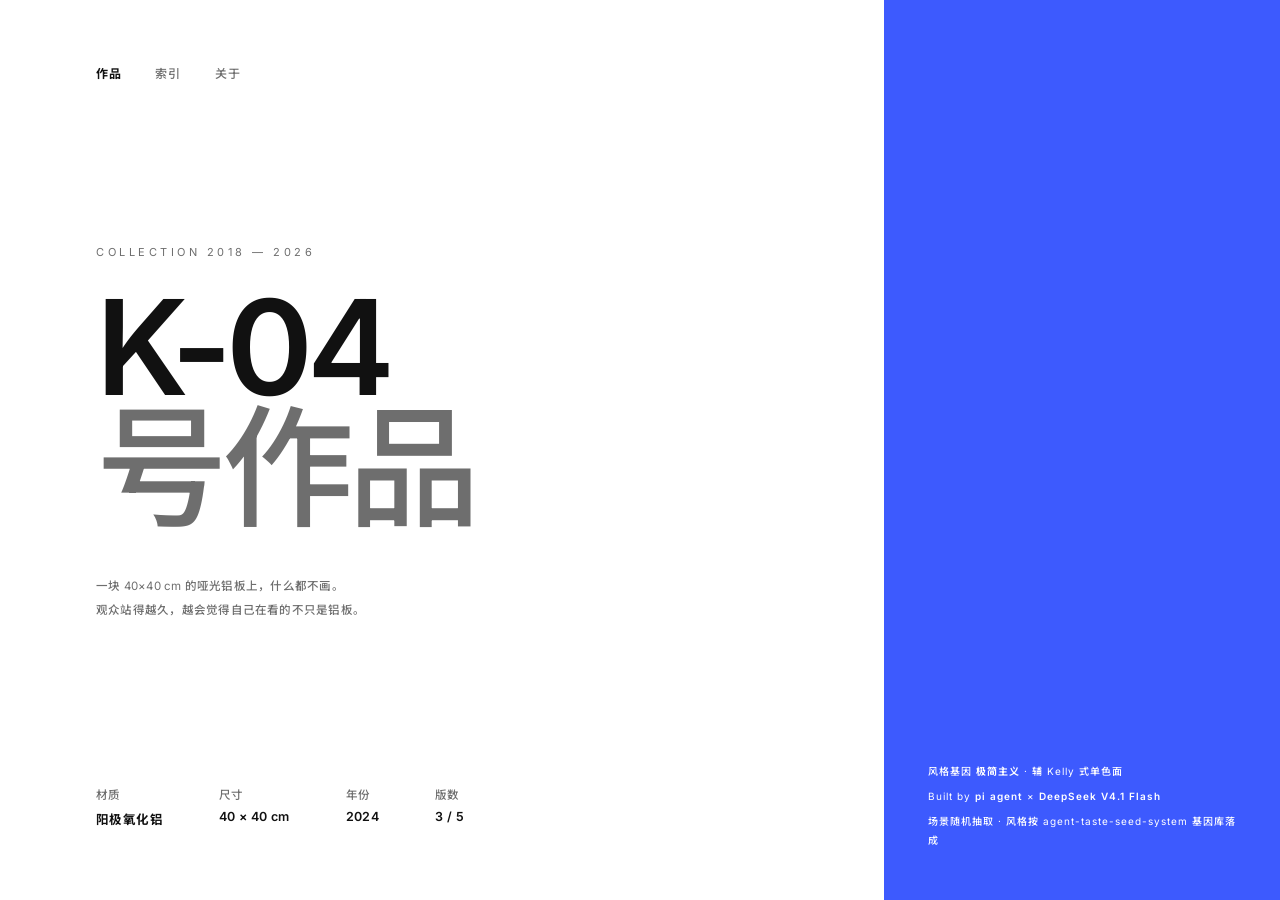
<file: demos/08-极简主义.html>
<!DOCTYPE html>
<html lang="zh-CN" data-canvas="1440x900" data-slug="08-minimalism-gallery">
<head>
<meta charset="utf-8">
<title>K-04 号作品 — 极简主义</title>
<link rel="stylesheet" href="_assets/taste-fonts.css">
<style>
/* ── 基因：极简主义 ────────────────────────────────────────
   激活词：Donald Judd · Agnes Martin · Ellsworth Kelly
           · less is more · gallery white · 日式 間
   上游种子：code-genes/04 · ch17 极简主义与观念艺术
   纪律：留白 ≥50%；灰阶只两级；一屏一个信息主体；
        每多一个元素先问"删掉会不会更好"。 */
:root{
  --bg:#ffffff;
  --text:#111111;
  --text-2:#6e6e6e;
  --block:#3d5afe;      /* Kelly 式点睛色块，整块使用，不做点缀 */
  --radius:0px;         /* 无圆角（0 或 24px 二选一，禁中间态）*/
  --font:'AB Inter','AB Noto Sans SC',sans-serif;
}
*{margin:0;padding:0;box-sizing:border-box}
html,body{width:1440px;height:900px;overflow:hidden}
body{background:var(--bg);color:var(--text);font-family:var(--font);
  -webkit-font-smoothing:antialiased}

/* 左侧大留白 + 右侧一个整块色面（不对称，比对称高级） */
.slab{position:absolute;right:0;top:0;width:396px;height:900px;background:var(--block)}

.canvas{position:absolute;left:96px;top:0;height:900px;width:840px;
  display:flex;flex-direction:column}

/* 导航极简到只剩三个词 */
.nav{display:flex;gap:34px;padding-top:64px;font-size:12px;letter-spacing:.06em;
  color:var(--text-2)}
.nav b{color:var(--text);font-weight:600}

/* 主信息：超大标题 + 极小注释，大小反差是张力的来源 */
.main{margin-top:auto;margin-bottom:auto}
.eyebrow{font-size:11px;letter-spacing:.32em;color:var(--text-2);text-transform:uppercase}
h1{margin-top:28px;font-size:132px;font-weight:600;line-height:.92;letter-spacing:-.045em}
h1 span{display:block;color:var(--text-2);font-weight:300}
.caption{margin-top:44px;font-size:11.5px;line-height:2.1;color:var(--text-2);
  max-width:340px;letter-spacing:.02em}

/* 底部：四个字段，用空格分隔，不用表格不用线 */
.meta{display:flex;gap:56px;padding-bottom:72px;font-size:11.5px;color:var(--text-2)}
.meta div b{display:block;color:var(--text);font-weight:600;margin-top:7px;font-size:12.5px;
  letter-spacing:.03em}

/* 署名：做成画廊标签的样子（贴在右侧色面上） */
.sig{position:absolute;right:44px;bottom:44px;width:308px;color:#ffffff;
  font-size:10px;line-height:1.9;letter-spacing:.1em}
.sig div{margin-bottom:6px}
.sig b{font-weight:600}
</style>
</head>
<body>
  <div class="slab">
    <footer class="sig">
      <div>风格基因 <b>极简主义</b> · 辅 Kelly 式单色面</div>
      <div>Built by <b>pi agent</b> × <b>DeepSeek V4.1 Flash</b></div>
      <div>场景随机抽取 · 风格按 agent-taste-seed-system 基因库落成</div>
    </footer>
  </div>

  <div class="canvas">
    <nav class="nav"><b>作品</b><span>索引</span><span>关于</span></nav>

    <div class="main">
      <div class="eyebrow">Collection 2018 — 2026</div>
      <h1>K-04<span>号作品</span></h1>
      <p class="caption">一块 40×40 cm 的哑光铝板上，什么都不画。<br>
      观众站得越久，越会觉得自己在看的不只是铝板。</p>
    </div>

    <div class="meta">
      <div>材质<b>阳极氧化铝</b></div>
      <div>尺寸<b>40 × 40 cm</b></div>
      <div>年份<b>2024</b></div>
      <div>版数<b>3 / 5</b></div>
    </div>
  </div>

</body>
</html>
</file>
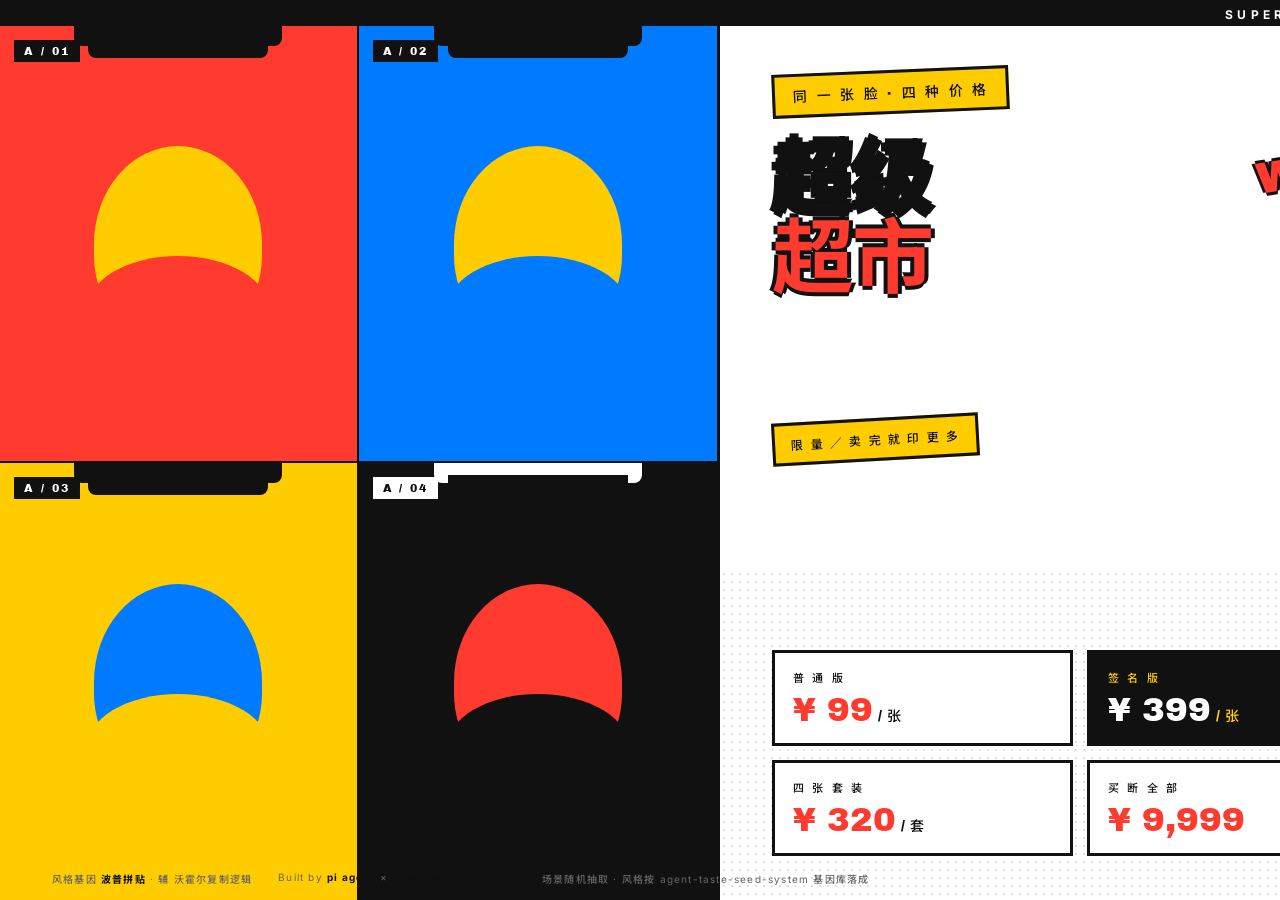
<file: demos/09-波普拼贴.html>
<!DOCTYPE html>
<html lang="zh-CN" data-canvas="1440x900" data-slug="09-pop-collage">
<head>
<meta charset="utf-8">
<title>SUPER MART 超级超市 — 波普拼贴</title>
<link rel="stylesheet" href="_assets/taste-fonts.css">
<style>
/* ── 基因：波普拼贴 ────────────────────────────────────────
   激活词：Warhol 丝网印刷 · Lichtenstein 本戴点
           · supermarket shelf · 复制的明星
   上游种子：code-genes/09 · moods/07 荒诞幽默
   纪律：油墨的物理感（禁柔和渐变/玻璃拟态）；
        色相 ≤4；本戴点只做局部阴影；幽默元素一个梗封顶。 */
:root{
  --bg:#ffffff;
  --pop-red:#ff3b30;
  --pop-yellow:#ffcc00;
  --pop-blue:#007aff;
  --ink:#111111;
  --outline:3px solid var(--ink);
  --benday:radial-gradient(circle,rgba(17,17,17,.22) 1.2px,transparent 1.3px);
  --benday-size:8px 8px;
  --heavy:'AB Archivo Black','AB Noto Sans SC',sans-serif;
  --sans:'AB Inter','AB Noto Sans SC',sans-serif;
}
*{margin:0;padding:0;box-sizing:border-box}
html,body{width:1440px;height:900px;overflow:hidden}
body{background:var(--bg);color:var(--ink);font-family:var(--sans);position:relative}

/* 顶部粗黑条：印刷套色的封口 */
.rail{position:absolute;left:0;right:0;top:0;height:26px;background:var(--ink)}
.rail b{position:absolute;right:24px;top:5px;color:#fff;font-size:12px;letter-spacing:.36em;
  font-family:var(--sans);font-weight:700}

.stage{position:absolute;inset:26px 0 0;display:grid;grid-template-columns:1fr 1fr}

/* ── 左半：沃霍尔式 2×2 换色复制 ── */
.grid{display:grid;grid-template-columns:1fr 1fr;grid-template-rows:1fr 1fr;
  border-right:var(--outline)}
.cell{position:relative;overflow:hidden;display:grid;place-items:center;
  border-right:2px solid var(--ink);border-bottom:2px solid var(--ink)}
.cell:nth-child(2n){border-right:none}
.cell:nth-child(n+3){border-bottom:none}
.cell .face{width:168px;height:196px;border-radius:50% 50% 44% 44%;position:relative}
.cell .face::after{content:"";position:absolute;left:50%;bottom:-24px;margin-left:-92px;
  width:184px;height:110px;border-radius:50% 50% 0 0;background:currentColor}
.cell .hat{position:absolute;left:50%;top:-14px;margin-left:-104px;width:208px;height:34px;
  background:var(--ink);border-radius:8px}
.cell .hat::after{content:"";position:absolute;left:14px;top:26px;width:180px;height:20px;
  background:var(--ink);border-radius:0 0 8px 8px}

.cell .tag{position:absolute;left:14px;top:14px;font-family:var(--heavy);font-size:11px;
  letter-spacing:.18em;background:var(--ink);color:#fff;padding:5px 10px}

/* ── 右半：价格标签 + 标语 ── */
.pitch{padding:44px 52px;display:flex;flex-direction:column;position:relative}
.pitch::before{content:"";position:absolute;inset:0;background-image:var(--benday);
  background-size:var(--benday-size);opacity:.6;
  clip-path:polygon(0 62%,100% 62%,100% 100%,0 100%)}

.kicker{display:inline-block;align-self:flex-start;background:var(--pop-yellow);
  border:var(--outline);padding:9px 18px;font-family:var(--heavy);font-size:14px;
  letter-spacing:.16em;transform:rotate(-2.4deg)}
h1{margin-top:26px;width:fit-content;font-family:var(--heavy);font-size:82px;line-height:.98;
  letter-spacing:-.02em;position:relative;
  text-shadow:4px 0 0 var(--ink),-4px 0 0 var(--ink),0 4px 0 var(--ink),0 -4px 0 var(--ink)}
h1 em{font-style:normal;color:var(--pop-red);
  text-shadow:4px 0 0 var(--ink),-4px 0 0 var(--ink),0 4px 0 var(--ink),0 -4px 0 var(--ink)}

/* 拟声词：一处，封顶 */
.bam{position:absolute;right:46px;top:118px;font-family:var(--heavy);font-size:44px;
  color:var(--pop-red);transform:rotate(-9deg);
  text-shadow:3px 0 0 var(--ink),-3px 0 0 var(--ink),0 3px 0 var(--ink),0 -3px 0 var(--ink)}

/* 价格标签：方框印章式，波普的经典组件 */
.prices{margin-top:auto;display:grid;grid-template-columns:1fr 1fr;gap:14px;
  position:relative;z-index:2}
.prices div{border:var(--outline);background:#fff;padding:16px 18px}
.prices dt{font-size:11px;letter-spacing:.2em;font-family:var(--heavy)}
.prices dd{margin-top:8px;font-family:var(--heavy);font-size:34px;line-height:1;
  color:var(--pop-red)}
.prices dd i{font-style:normal;font-size:14px;color:var(--ink)}
.prices div.inv{background:var(--ink)}
.prices div.inv dt{color:var(--pop-yellow)}
.prices div.inv dd{color:#fff}
.prices div.inv dd i{color:var(--pop-yellow)}

/* 贴纸感元素：轻微旋转 */
.sticker{position:absolute;left:52px;top:392px;background:var(--pop-yellow);color:var(--ink);
  border:var(--outline);padding:10px 16px;font-family:var(--heavy);font-size:12px;
  letter-spacing:.14em;transform:rotate(-3.2deg);z-index:3}

.sig{position:absolute;left:52px;right:52px;bottom:14px;display:flex;gap:26px;
  font-size:10px;letter-spacing:.12em;color:#666;z-index:3}
.sig b{color:var(--ink);font-weight:700}
</style>
</head>
<body>
  <div class="rail"><b>SUPER MART ／ 24H</b></div>

  <div class="stage">
    <div class="grid">
      <div class="cell" style="background:#ff3b30">
        <span class="tag">A / 01</span>
        <span class="hat"></span>
        <span class="face" style="background:#ffcc00;color:#ff3b30"></span>
      </div>
      <div class="cell" style="background:#007aff">
        <span class="tag">A / 02</span>
        <span class="hat"></span>
        <span class="face" style="background:#ffcc00;color:#007aff"></span>
      </div>
      <div class="cell" style="background:#ffcc00">
        <span class="tag">A / 03</span>
        <span class="hat"></span>
        <span class="face" style="background:#007aff;color:#ffcc00"></span>
      </div>
      <div class="cell" style="background:#111111">
        <span class="tag" style="background:#fff;color:#111">A / 04</span>
        <span class="hat" style="background:#fff"></span>
        <span class="face" style="background:#ff3b30;color:#111"></span>
      </div>
    </div>

    <div class="pitch">
      <span class="kicker">同 一 张 脸 · 四 种 价 格</span>
      <h1>超级<br><em>超市</em></h1>
      <div class="bam">WOW!</div>

      <dl class="prices">
        <div><dt>普 通 版</dt><dd>¥ 99<i> / 张</i></dd></div>
        <div class="inv"><dt>签 名 版</dt><dd>¥ 399<i> / 张</i></dd></div>
        <div><dt>四 张 套 装</dt><dd>¥ 320<i> / 套</i></dd></div>
        <div><dt>买 断 全 部</dt><dd>¥ 9,999</dd></div>
      </dl>

      <span class="sticker">限 量 ／ 卖 完 就 印 更 多</span>
    </div>
  </div>

  <footer class="sig">
    <span>风格基因 <b>波普拼贴</b> · 辅 沃霍尔复制逻辑</span>
    <span>Built by <b>pi agent</b> × <b>DeepSeek V4.1 Flash</b></span>
    <span>场景随机抽取 · 风格按 agent-taste-seed-system 基因库落成</span>
  </footer>
</body>
</html>
</file>
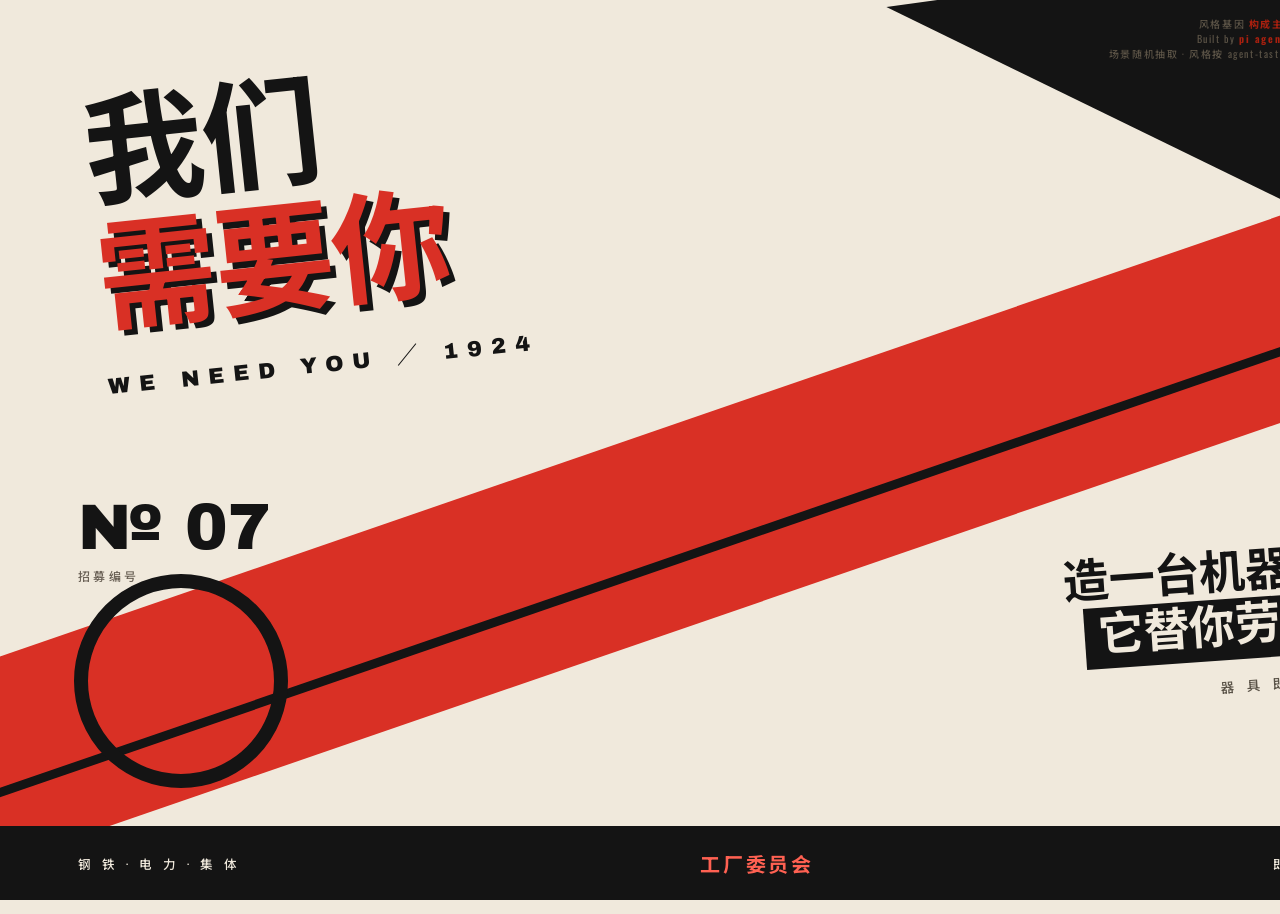
<file: demos/10-构成主义海报.html>
<!DOCTYPE html>
<html lang="zh-CN" data-canvas="1440x900" data-slug="10-constructivism-poster">
<head>
<meta charset="utf-8">
<title>我们需要你 — 构成主义海报</title>
<link rel="stylesheet" href="_assets/taste-fonts.css">
<style>
/* ── 基因：构成主义海报 ────────────────────────────────────
   激活词：Rodchenko · El Lissitzky · 红色楔子 · 对角线动势
           · photomontage · 宣传鼓动
   上游种子：code-genes/10 · ch14 抽象艺术（俄罗斯先锋派）
   纪律：红 + 黑 + 米白纸底，三色封顶（三色纪律是力量来源）；
        零渐变零阴影零圆角；一条强对角线统治全图。 */
:root{
  --bg:#f0e9dc;         /* 米白纸底 */
  --red:#d93025;
  --black:#141414;
  --radius:0px;
  --heavy:'AB Archivo Black','AB Oswald','AB Noto Sans SC',sans-serif;
  --sans:'AB Oswald','AB Noto Sans SC',sans-serif;
}
*{margin:0;padding:0;box-sizing:border-box}
html,body{width:1440px;height:900px;overflow:hidden}
body{background:var(--bg);color:var(--black);font-family:var(--sans);position:relative}
/* 做旧纸：3% 噪点，暗示印刷品 */
body::before{content:"";position:absolute;inset:0;pointer-events:none;opacity:.5;z-index:9;
  background-image:radial-gradient(circle,rgba(60,50,35,.10) .6px,transparent .7px);
  background-size:4px 4px}

/* 强对角线：统治全图，元素沿它分布 */
.diag{position:absolute;left:-16%;top:46%;width:132%;height:196px;
  background:var(--red);transform:rotate(-19deg);transform-origin:50% 50%}
.diag-thin{position:absolute;left:-16%;top:60%;width:132%;height:9px;
  background:var(--black);transform:rotate(-19deg)}
.wedge{position:absolute;right:-6%;top:-9%;width:640px;height:400px;background:var(--black);
  clip-path:polygon(100% 0,100% 100%,0 22%)}
.circle{position:absolute;left:74px;bottom:112px;width:214px;height:214px;border-radius:50%;
  border:14px solid var(--black)}

/* 标题：倾斜沿对角线排布，超大字 × 小注释 */
.headline{position:absolute;left:78px;top:96px;transform:rotate(-6deg);transform-origin:left top}
.headline h1{font-family:var(--heavy);font-size:120px;line-height:1.04;letter-spacing:-.02em}
.headline h1 em{font-style:normal;display:block;color:var(--red);
  -webkit-text-stroke:0;
  text-shadow:6px 6px 0 var(--black)}
.headline .en{margin-top:24px;font-family:var(--heavy);font-size:22px;letter-spacing:.42em;
  color:var(--black)}

/* 口号式文案：动词 + 名词，一行 */
.slogan{position:absolute;right:96px;bottom:212px;text-align:right;transform:rotate(-4deg);
  transform-origin:right bottom}
.slogan b{display:block;font-family:var(--heavy);font-size:46px;line-height:1.14;
  letter-spacing:-.01em}
.slogan b.inv{background:var(--black);color:var(--bg);display:inline-block;padding:2px 14px 6px}
.slogan span{display:block;margin-top:16px;font-size:13.5px;letter-spacing:.34em;
  color:#5a5348}

/* 信息条：几何色块裁切文字 */
.strip{position:absolute;left:0;bottom:0;width:100%;height:74px;background:var(--black);
  display:flex;align-items:center;justify-content:space-between;padding:0 78px;
  color:var(--bg)}
.strip div{font-size:12.5px;letter-spacing:.32em}
.strip b{font-family:var(--heavy);font-size:20px;font-weight:700;color:#ff6152;letter-spacing:.14em}

/* 编号：超大数字 + 小注释，先锋派的机械感 */
.no{position:absolute;left:78px;top:496px;font-family:var(--heavy);font-size:64px;
  line-height:1;color:var(--black)}
.no span{display:block;font-family:var(--sans);font-size:12px;letter-spacing:.28em;
  margin-top:10px;color:#6a6156}

.sig{position:absolute;right:26px;top:16px;text-align:right;font-size:10px;
  letter-spacing:.16em;color:#5b5346;z-index:9}
.sig b{color:#a8200f;font-weight:700}
</style>
</head>
<body>
  <div class="wedge"></div>
  <div class="diag"></div>
  <div class="diag-thin"></div>
  <div class="circle"></div>

  <div class="headline">
    <h1>我们<em>需要你</em></h1>
    <div class="en">WE NEED YOU ／ 1924</div>
  </div>

  <div class="no">№ 07<span>招募编号</span></div>

  <div class="slogan">
    <b>造一台机器，</b>
    <b class="inv">它替你劳动</b>
    <span>器 具 即 解 放</span>
  </div>

  <div class="strip">
    <div>钢 铁 · 电 力 · 集 体</div>
    <div class="no-mark"><b>工厂委员会</b></div>
    <div>即 日 报 名</div>
  </div>

  <footer class="sig">
    <div>风格基因 <b>构成主义海报</b> · 辅 照片拼贴逻辑</div>
    <div>Built by <b>pi agent</b> × <b>DeepSeek V4.1 Flash</b></div>
    <div>场景随机抽取 · 风格按 agent-taste-seed-system 基因库落成</div>
  </footer>
</body>
</html>
</file>
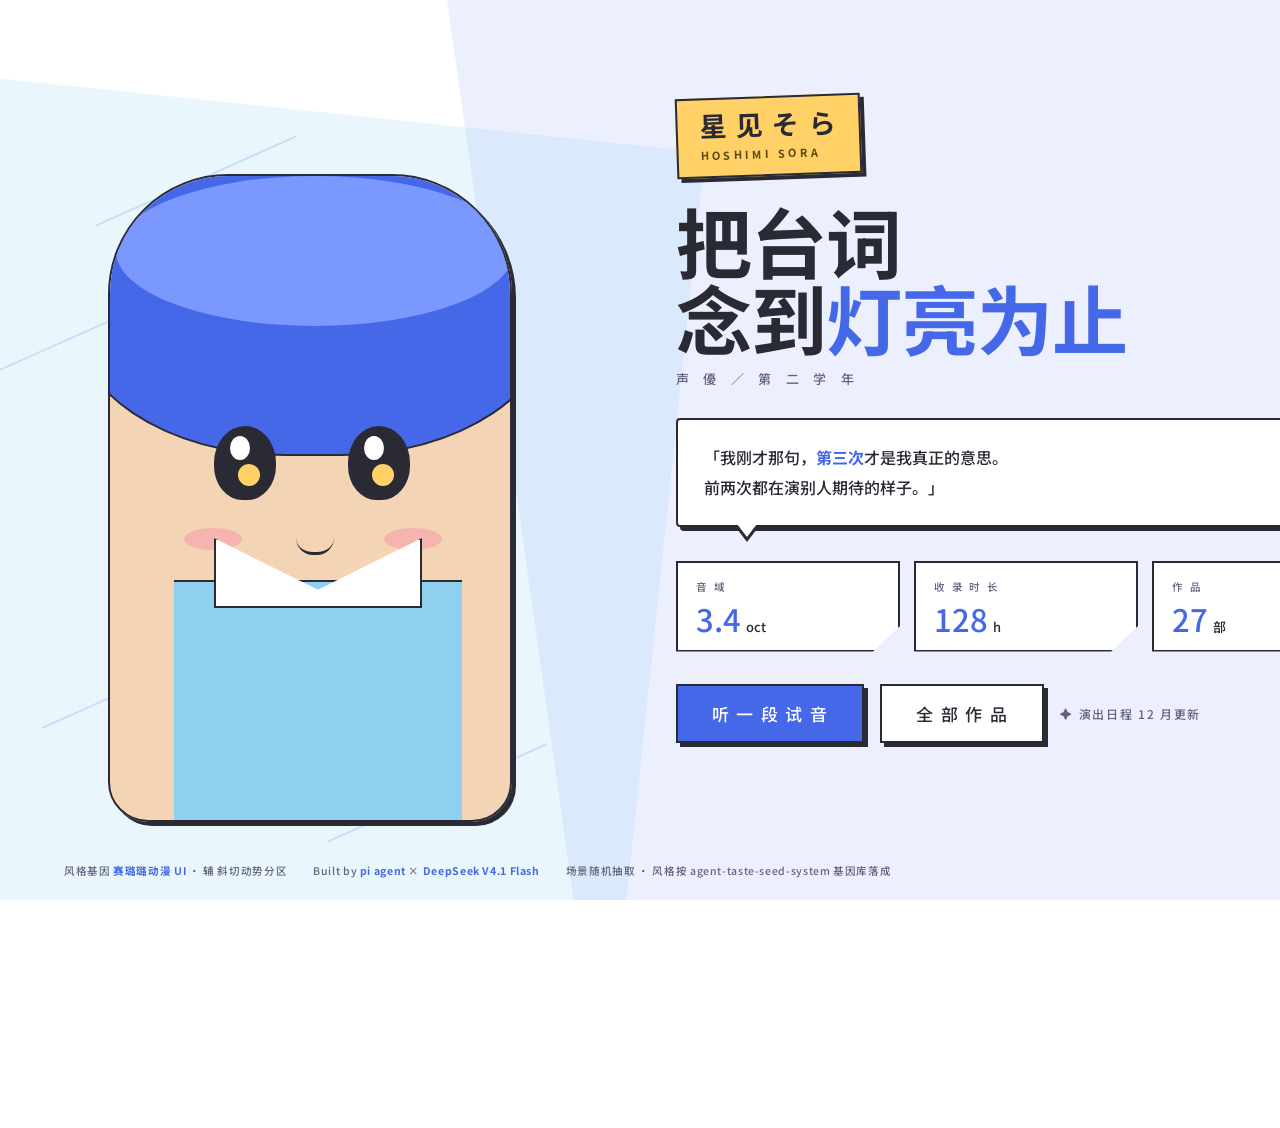
<file: demos/11-赛璐璐动漫UI.html>
<!DOCTYPE html>
<html lang="zh-CN" data-canvas="1440x900" data-slug="11-cel-shading-anime-ui">
<head>
<meta charset="utf-8">
<title>星见学园 ／ 角色主站 — 赛璐璐动漫 UI</title>
<link rel="stylesheet" href="_assets/taste-fonts.css">
<style>
/* ── 基因：赛璐璐动漫 UI ──────────────────────────────────
   激活词：cel shading · 京阿尼光影 · SHAFT 45 度
           · 动画色板 · 两分阴影
   上游种子：code-genes/11 · moods/03 热血冲击 · ch22/23
   纪律：从立绘取 3 色做 UI 主轴（60/30/10）；
        阴影一律两分 cel（纯色阶，无柔和渐变）；
        实心位移阴影是形态语言；禁写实照片混排。 */
:root{
  --bg:#ffffff;
  --ink:#2a2a35;
  --main:#4568e8;       /* 主色 60%（对白底 ≥4.5:1）*/
  --sub:#8fd0f0;        /* 辅色 30% */
  --sub-deep:#5f9fc4;   /* 辅色深调：用于图形描边 */
  --hi:#ffd166;         /* 高光色 10% */
  --outline:2px solid var(--ink);
  --radius:4px;
  --cel-shadow:4px 4px 0 var(--ink);
  --heavy:'AB Noto Sans SC',sans-serif;
  --round:'AB Noto Sans SC',sans-serif;
}
*{margin:0;padding:0;box-sizing:border-box}
html,body{width:1440px;height:900px;overflow:hidden}
body{background:var(--bg);color:var(--ink);font-family:var(--round);position:relative;
  overflow:hidden}

/* 背景：斜切分区 + 速度线，制造动感 */
.bg-a{position:absolute;right:-8%;top:-14%;width:72%;height:132%;background:var(--main);
  transform:rotate(-8deg);opacity:.10}
.bg-b{position:absolute;left:-10%;bottom:-8%;width:56%;height:96%;background:var(--sub);
  transform:rotate(6deg);opacity:.20}
.speed{position:absolute;inset:0;overflow:hidden;opacity:.5}
.speed i{position:absolute;height:2px;background:var(--main);opacity:.34;border-radius:2px;
  transform:rotate(-24deg)}

/* ── 立绘区：允许越出面板边界（层次感的关键手法） ── */
.art{position:absolute;left:64px;top:78px;width:520px;height:744px}
.portrait{position:absolute;left:44px;bottom:0;width:404px;height:648px;
  /* 赛璐璐：纯色阶分层，无柔和渐变 */
  background:linear-gradient(180deg,#fbe9d2 0 22%,#f3d4b4 22% 100%);
  border:var(--outline);border-radius:120px 120px 40px 40px;
  box-shadow:var(--cel-shadow);overflow:hidden}
.hair{position:absolute;left:-40px;top:-46px;width:486px;height:326px;background:var(--main);
  border-radius:50% 50% 44% 44%;border:var(--outline)}
.hair::after{content:"";position:absolute;left:44px;top:44px;width:398px;height:150px;
  background:#7b98ff;border-radius:50%}   /* 高光色阶（第二分） */
.eye{position:absolute;width:62px;height:74px;background:var(--ink);border-radius:50% 50% 46% 46%;
  top:250px}
.eye.l{left:104px}.eye.r{left:238px}
.eye i{position:absolute;left:16px;top:10px;width:20px;height:24px;background:#fff;border-radius:50%}
.eye u{position:absolute;left:24px;bottom:14px;width:22px;height:22px;background:var(--hi);
  border-radius:50%;text-decoration:none}
.blush{position:absolute;top:352px;width:58px;height:22px;background:#f7b0b0;
  border-radius:50%;opacity:.85}
.blush.l{left:74px}.blush.r{left:274px}
.mouth{position:absolute;left:186px;top:362px;width:38px;height:17px;
  border-bottom:3px solid var(--ink);border-radius:0 0 40px 40px}
.body-fig{position:absolute;left:110px;bottom:0;width:288px;height:242px;
  background:var(--sub);border:var(--outline);border-left:none;border-right:none}
.collar{position:absolute;left:150px;bottom:214px;width:208px;height:70px;background:#fff;
  border:var(--outline);clip-path:polygon(0 0,50% 74%,100% 0,100% 100%,0 100%)}

/* ── 面板：对话框 + 斜切信息卡 + 实心位移按钮 ── */
.panel{position:absolute;right:64px;top:96px;width:700px}
.name{display:inline-block;background:var(--hi);border:var(--outline);
  box-shadow:var(--cel-shadow);padding:11px 22px;transform:rotate(-2deg)}
.name b{font-family:var(--heavy);font-size:27px;letter-spacing:.06em;display:block;line-height:1.1}
.name span{font-size:11px;letter-spacing:.3em;color:#5a4a12;font-weight:600}

h1{margin-top:26px;font-family:var(--heavy);font-size:76px;line-height:1.02;
  letter-spacing:-.01em}
h1 em{font-style:normal;color:var(--main)}
.kana{margin-top:12px;font-size:13px;letter-spacing:.44em;color:#63637d}

/* 对话框气泡：承载台词的合法组件 */
.bubble{position:relative;margin-top:30px;background:#fff;border:var(--outline);
  border-radius:var(--radius);padding:22px 26px;box-shadow:var(--cel-shadow)}
.bubble::after{content:"";position:absolute;left:56px;bottom:-17px;width:0;height:0;
  border-left:13px solid transparent;border-right:13px solid transparent;
  border-top:17px solid var(--ink)}
.bubble::before{content:"";position:absolute;left:59px;bottom:-12px;width:0;height:0;
  border-left:10px solid transparent;border-right:10px solid transparent;
  border-top:13px solid #fff;z-index:2}
.bubble p{font-size:16px;line-height:1.9}
.bubble p b{color:var(--main)}

/* 属性：斜切卡片阵列 */
.stats{display:grid;grid-template-columns:repeat(3,1fr);gap:14px;margin-top:34px}
.stats div{background:#fff;border:var(--outline);padding:16px 18px;
  clip-path:polygon(0 0,100% 0,100% 72%,88% 100%,0 100%)}
.stats dt{font-size:10.5px;letter-spacing:.22em;color:#63637d}
.stats dd{margin-top:9px;font-family:var(--heavy);font-size:31px;line-height:1;color:var(--main)}
.stats dd i{font-style:normal;font-size:13px;color:var(--ink);margin-left:2px}

/* 按钮：实心位移阴影（按下态就是位移） */
.cta{margin-top:32px;display:flex;gap:16px;align-items:center}
.btn{display:inline-block;background:var(--main);color:#fff;border:var(--outline);
  box-shadow:var(--cel-shadow);padding:15px 34px;font-family:var(--heavy);font-size:17px;
  letter-spacing:.1em;text-decoration:none}
.btn.ghost{background:#fff;color:var(--ink)}
.tip{font-size:12px;letter-spacing:.14em;color:#63637d}

.sig{position:absolute;left:64px;bottom:22px;display:flex;gap:26px;
  font-size:10.5px;letter-spacing:.06em;color:#63637d}
.sig b{color:var(--main);font-weight:700}
</style>
</head>
<body>
  <div class="bg-a"></div>
  <div class="bg-b"></div>
  <div class="speed">
    <i style="left:6%;top:20%;width:220px"></i>
    <i style="left:-2%;top:34%;width:340px"></i>
    <i style="left:14%;top:58%;width:180px"></i>
    <i style="left:2%;top:74%;width:300px"></i>
    <i style="left:22%;top:88%;width:240px"></i>
  </div>

  <div class="art">
    <div class="portrait">
      <div class="hair"></div>
      <div class="eye l"><i></i><u></u></div>
      <div class="eye r"><i></i><u></u></div>
      <div class="blush l"></div><div class="blush r"></div>
      <div class="mouth"></div>
    </div>
    <div class="body-fig"></div>
    <div class="collar"></div>
  </div>

  <div class="panel">
    <div class="name"><b>星 见 そ ら</b><span>HOSHIMI SORA</span></div>

    <h1>把台词<br>念到<em>灯亮为止</em></h1>
    <div class="kana">声 優 ／ 第 二 学 年</div>

    <div class="bubble">
      <p>「我刚才那句，<b>第三次</b>才是我真正的意思。<br>前两次都在演别人期待的样子。」</p>
    </div>

    <dl class="stats">
      <div><dt>音 域</dt><dd>3.4<i> oct</i></dd></div>
      <div><dt>收 录 时 长</dt><dd>128<i> h</i></dd></div>
      <div><dt>作 品</dt><dd>27<i> 部</i></dd></div>
    </dl>

    <div class="cta">
      <a class="btn" href="#">听 一 段 试 音</a>
      <a class="btn ghost" href="#">全 部 作 品</a>
      <span class="tip">✦ 演出日程 12 月更新</span>
    </div>
  </div>

  <footer class="sig">
    <span>风格基因 <b>赛璐璐动漫 UI</b> · 辅 斜切动势分区</span>
    <span>Built by <b>pi agent</b> × <b>DeepSeek V4.1 Flash</b></span>
    <span>场景随机抽取 · 风格按 agent-taste-seed-system 基因库落成</span>
  </footer>
</body>
</html>
</file>
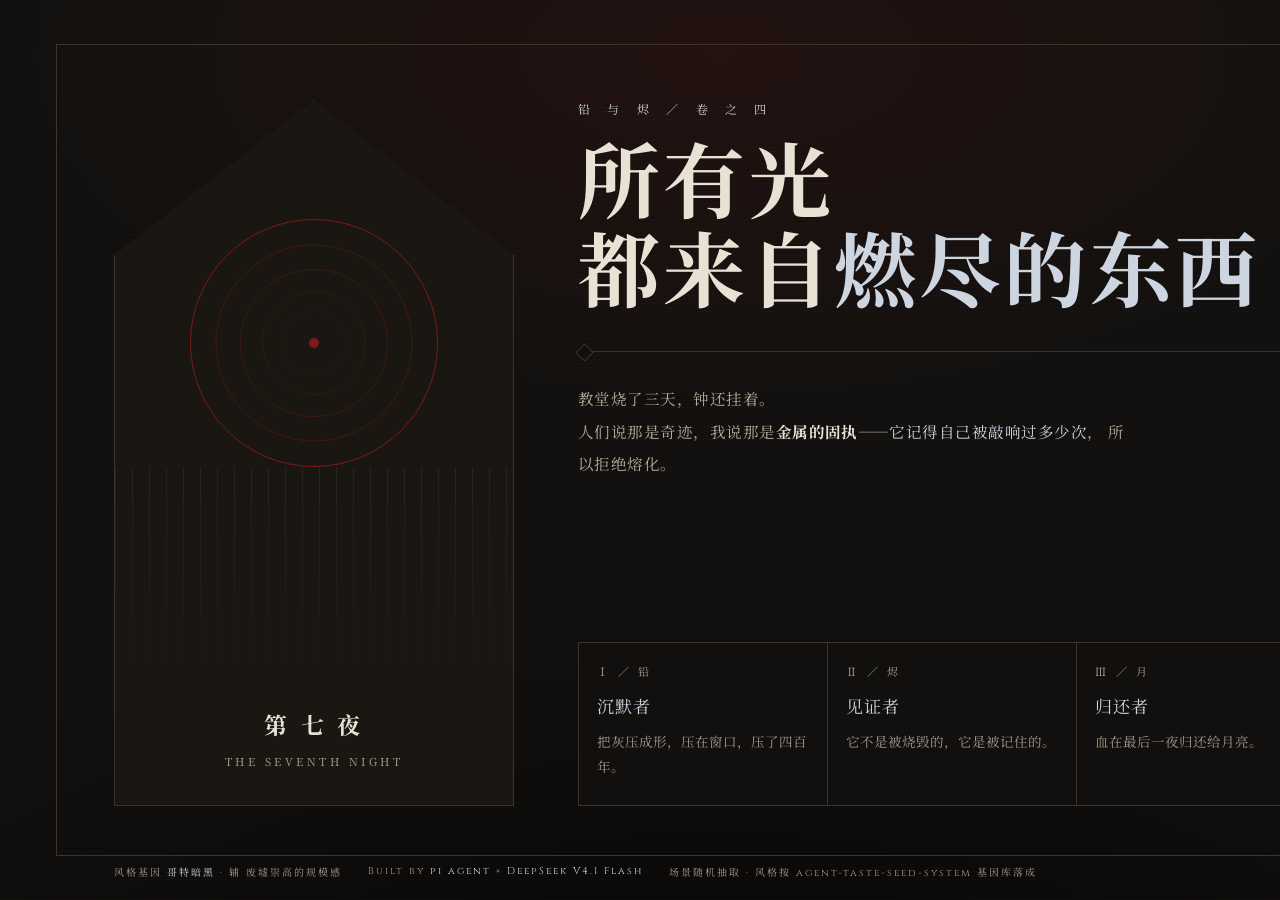
<file: demos/12-哥特暗黑.html>
<!DOCTYPE html>
<html lang="zh-CN" data-canvas="1440x900" data-slug="12-gothic-dark">
<head>
<meta charset="utf-8">
<title>铅与烬 · 第七夜 — 哥特暗黑</title>
<link rel="stylesheet" href="_assets/taste-fonts.css">
<style>
/* ── 基因：哥特暗黑 ────────────────────────────────────────
   激活词：Beksiński · H.R. Giger · 芳年血月 · 哥特花窗
           · 废墟崇高 · Lead and Ashes
   上游种子：code-genes/12 · moods/08 暗黑崇高
   纪律：点睛色二选一且全局统一（此处取血红）；
        禁正黑（要铅/烬/褐三向黑的物质感）；
        一屏一个恐怖符号，禁符号堆叠。 */
:root{
  --bg:#12100e;         /* 铅灰黑，带褐倾向 */
  --surface:#1a1712;
  --bone:#e8e2d5;       /* 骨白 */
  --bone-2:#a89f8e;
  --blood:#8b1a1a;      /* 点睛色：只施于图形与线条（面积元素） */
  --moon:#cdd5e0;       /* 文字强调：月白（基因卡第二选项，全局统一））*/
  --line:#3a342a;
  --radius:0px;
  --serif:'AB Cinzel','AB Noto Serif SC',serif;
  --song:'AB Noto Serif SC',serif;
}
*{margin:0;padding:0;box-sizing:border-box}
html,body{width:1440px;height:900px;overflow:hidden}
body{background:var(--bg);color:var(--bone);font-family:var(--song);position:relative}
/* 三向黑：铅（冷）/ 烬（暖）/ 褐（土），叠加物质感 */
body::before{content:"";position:absolute;inset:0;pointer-events:none;
  background:
    radial-gradient(ellipse 78% 62% at 50% 6%,rgba(139,26,26,.13),transparent 62%),
    radial-gradient(ellipse 120% 80% at 50% 116%,rgba(0,0,0,.66),transparent 62%),
    repeating-linear-gradient(0deg,rgba(232,226,213,.016) 0 1px,transparent 1px 4px)}
/* 铁艺细线：一处卷纹，绝不多 */
.iron{position:absolute;inset:44px 56px;border:1px solid var(--line)}
.iron::before{content:"";position:absolute;left:0;right:0;top:-1px;height:0}

.stage{position:absolute;inset:44px 56px;display:grid;grid-template-columns:400px 1fr;
  gap:64px;padding:56px 58px}

/* ── 尖拱图框：哥特窗形，中央对称的仪式感 ── */
.arch{position:relative;background:var(--surface);border:1px solid var(--line);
  clip-path:polygon(0 22%,50% 0,100% 22%,100% 100%,0 100%);
  display:flex;flex-direction:column;justify-content:flex-end;padding:36px 30px;
  min-height:706px}
/* 花窗玫瑰：唯一的巨型恐怖符号，放大到占满拱顶 */
.rose{position:absolute;left:50%;top:118px;width:248px;height:248px;margin-left:-124px;
  border-radius:50%;border:1px solid var(--blood);opacity:.9}
.rose i{position:absolute;inset:0;border-radius:50%;border:1px solid var(--blood);
  opacity:.55}
.rose i:nth-child(1){transform:rotate(0deg)   scale(.80)}
.rose i:nth-child(2){transform:rotate(30deg)  scale(.60)}
.rose i:nth-child(3){transform:rotate(60deg)  scale(.42)}
.rose i:nth-child(4){transform:rotate(90deg)  scale(.26)}
.rose::after{content:"";position:absolute;left:50%;top:50%;width:10px;height:10px;
  margin:-5px 0 0 -5px;background:var(--blood);border-radius:50%}
/* 辐射：从花窗向下垂落的铁线（铅与烬） */
.rays{position:absolute;left:0;right:0;top:366px;height:200px;opacity:.5;
  background:repeating-linear-gradient(90deg,var(--line) 0 1px,transparent 1px 17px);
  mask-image:linear-gradient(180deg,rgba(0,0,0,1),transparent)}

.statue{margin-top:auto;text-align:center}
.statue b{display:block;font-family:var(--serif);font-size:23px;letter-spacing:.16em;
  color:var(--bone)}
.statue span{display:block;margin-top:10px;font-size:11px;letter-spacing:.32em;
  color:var(--bone-2)}

/* ── 右：标题与正文 ── */
.text{display:flex;flex-direction:column}
.no{font-family:var(--serif);font-size:12px;letter-spacing:.6em;color:var(--moon)}
h1{margin-top:26px;font-family:var(--serif);font-size:82px;font-weight:700;
  line-height:1.08;letter-spacing:.04em}
h1 em{font-style:normal;color:var(--moon)}
/* 荆棘分隔线：只用一次 */
.thorn{margin-top:30px;height:1px;background:var(--line);position:relative}
.thorn::before{content:"";position:absolute;left:0;top:-5px;width:11px;height:11px;
  border:1px solid var(--line);transform:rotate(45deg);background:var(--bg)}
.thorn::after{content:"";position:absolute;right:0;top:-5px;width:11px;height:11px;
  border:1px solid var(--line);transform:rotate(45deg);background:var(--bg)}

.lede{margin-top:30px;font-size:15.5px;line-height:2.1;color:#b8ae9c;max-width:560px;
  letter-spacing:.03em}
.lede b{color:var(--bone);font-weight:700}
.lede i{font-style:normal;color:var(--moon)}

/* 三行"铭文"：竖长比例（1:3）的窄条，铁线分隔 */
.epitaph{margin-top:auto;display:grid;grid-template-columns:repeat(3,1fr);gap:1px;
  background:var(--line);border:1px solid var(--line)}
.epitaph div{background:var(--bg);padding:20px 18px 26px}
.epitaph dt{font-family:var(--serif);font-size:11px;letter-spacing:.3em;color:var(--bone-2)}
.epitaph dd{margin-top:12px;font-size:13.5px;line-height:1.85;color:#a2988a}
.epitaph dd b{color:var(--moon);font-family:var(--serif);font-size:17px;font-weight:400;
  display:block;margin-bottom:6px;letter-spacing:.06em}

.sig{position:absolute;left:114px;right:114px;bottom:20px;display:flex;gap:26px;
  font-size:10px;letter-spacing:.2em;color:#a29a8b;font-family:var(--serif)}
.sig b{color:var(--moon);font-weight:400}
</style>
</head>
<body>
  <div class="iron"></div>

  <div class="stage">
    <aside class="arch">
      <div class="rose"><i></i><i></i><i></i><i></i></div>
      <div class="rays"></div>
      <div class="statue">
        <b>第 七 夜</b>
        <span>THE SEVENTH NIGHT</span>
      </div>
    </aside>

    <section class="text">
      <div class="no">铅 与 烬 ／ 卷 之 四</div>
      <h1>所有光<br>都来自<em>燃尽的东西</em></h1>
      <div class="thorn"></div>

      <p class="lede">
        教堂烧了三天，钟还挂着。<br>
        人们说那是奇迹，我说那是<b>金属的固执</b>——<i>它记得自己被敲响过多少次</i>，
        所以拒绝熔化。
      </p>

      <dl class="epitaph">
        <div><dt>Ⅰ ／ 铅</dt><dd><b>沉默者</b>把灰压成形，压在窗口，压了四百年。</dd></div>
        <div><dt>Ⅱ ／ 烬</dt><dd><b>见证者</b>它不是被烧毁的，它是被记住的。</dd></div>
        <div><dt>Ⅲ ／ 月</dt><dd><b>归还者</b>血在最后一夜归还给月亮。</dd></div>
      </dl>
    </section>
  </div>

  <footer class="sig">
    <span>风格基因 <b>哥特暗黑</b> · 辅 废墟崇高的规模感</span>
    <span>Built by <b>pi agent</b> × <b>DeepSeek V4.1 Flash</b></span>
    <span>场景随机抽取 · 风格按 agent-taste-seed-system 基因库落成</span>
  </footer>
</body>
</html>
</file>
<file: demos/_assets/taste-fonts.css>
/* 由 demos/_src/build_fonts.py 生成，请勿手改。
   子集来源字体与完整许可：见仓库根目录 LICENSE-FONTS。
   家族名统一加 'AB ' 前缀：OFL 字体多有 Reserved Font Name，
   子集（修改版）按 OFL 1.1 §3 不得沿用保留字体名。*/
@font-face{font-family:'AB Noto Serif SC';font-style:normal;font-weight:400;font-display:block;src:url('fonts/NotoSerifSC-Regular.woff2') format('woff2');}
@font-face{font-family:'AB Noto Serif SC';font-style:normal;font-weight:700;font-display:block;src:url('fonts/NotoSerifSC-Bold.woff2') format('woff2');}
@font-face{font-family:'AB Noto Sans SC';font-style:normal;font-weight:400;font-display:block;src:url('fonts/NotoSansSC-Regular.woff2') format('woff2');}
@font-face{font-family:'AB Noto Sans SC';font-style:normal;font-weight:500;font-display:block;src:url('fonts/NotoSansSC-Medium.woff2') format('woff2');}
@font-face{font-family:'AB Noto Sans SC';font-style:normal;font-weight:700;font-display:block;src:url('fonts/NotoSansSC-Bold.woff2') format('woff2');}
@font-face{font-family:'AB Playfair Display';font-style:normal;font-weight:400;font-display:block;src:url('fonts/PlayfairDisplay-400.woff2') format('woff2');}
@font-face{font-family:'AB Playfair Display';font-style:normal;font-weight:700;font-display:block;src:url('fonts/PlayfairDisplay-700.woff2') format('woff2');}
@font-face{font-family:'AB Playfair Display';font-style:normal;font-weight:900;font-display:block;src:url('fonts/PlayfairDisplay-900.woff2') format('woff2');}
@font-face{font-family:'AB Cinzel';font-style:normal;font-weight:400;font-display:block;src:url('fonts/Cinzel-400.woff2') format('woff2');}
@font-face{font-family:'AB Cinzel';font-style:normal;font-weight:700;font-display:block;src:url('fonts/Cinzel-700.woff2') format('woff2');}
@font-face{font-family:'AB Cormorant Garamond';font-style:normal;font-weight:300;font-display:block;src:url('fonts/CormorantGaramond-300.woff2') format('woff2');}
@font-face{font-family:'AB Cormorant Garamond';font-style:normal;font-weight:400;font-display:block;src:url('fonts/CormorantGaramond-400.woff2') format('woff2');}
@font-face{font-family:'AB Cormorant Garamond';font-style:normal;font-weight:600;font-display:block;src:url('fonts/CormorantGaramond-600.woff2') format('woff2');}
@font-face{font-family:'AB EB Garamond';font-style:normal;font-weight:400;font-display:block;src:url('fonts/EBGaramond-400.woff2') format('woff2');}
@font-face{font-family:'AB Libre Baskerville';font-style:normal;font-weight:400;font-display:block;src:url('fonts/LibreBaskerville-400.woff2') format('woff2');}
@font-face{font-family:'AB Marcellus';font-style:normal;font-weight:400;font-display:block;src:url('fonts/Marcellus-400.woff2') format('woff2');}
@font-face{font-family:'AB Italiana';font-style:normal;font-weight:400;font-display:block;src:url('fonts/Italiana-400.woff2') format('woff2');}
@font-face{font-family:'AB Yeseva One';font-style:normal;font-weight:400;font-display:block;src:url('fonts/YesevaOne-400.woff2') format('woff2');}
@font-face{font-family:'AB Archivo Black';font-style:normal;font-weight:400;font-display:block;src:url('fonts/ArchivoBlack-400.woff2') format('woff2');}
@font-face{font-family:'AB Bebas Neue';font-style:normal;font-weight:400;font-display:block;src:url('fonts/BebasNeue-400.woff2') format('woff2');}
@font-face{font-family:'AB Oswald';font-style:normal;font-weight:300;font-display:block;src:url('fonts/Oswald-300.woff2') format('woff2');}
@font-face{font-family:'AB Oswald';font-style:normal;font-weight:400;font-display:block;src:url('fonts/Oswald-400.woff2') format('woff2');}
@font-face{font-family:'AB Oswald';font-style:normal;font-weight:700;font-display:block;src:url('fonts/Oswald-700.woff2') format('woff2');}
@font-face{font-family:'AB Inter';font-style:normal;font-weight:300;font-display:block;src:url('fonts/Inter-300.woff2') format('woff2');}
@font-face{font-family:'AB Inter';font-style:normal;font-weight:400;font-display:block;src:url('fonts/Inter-400.woff2') format('woff2');}
@font-face{font-family:'AB Inter';font-style:normal;font-weight:600;font-display:block;src:url('fonts/Inter-600.woff2') format('woff2');}
@font-face{font-family:'AB Inter';font-style:normal;font-weight:700;font-display:block;src:url('fonts/Inter-700.woff2') format('woff2');}
@font-face{font-family:'AB Inter';font-style:normal;font-weight:900;font-display:block;src:url('fonts/Inter-900.woff2') format('woff2');}
@font-face{font-family:'AB JetBrains Mono';font-style:normal;font-weight:400;font-display:block;src:url('fonts/JetBrainsMono-400.woff2') format('woff2');}
@font-face{font-family:'AB JetBrains Mono';font-style:normal;font-weight:700;font-display:block;src:url('fonts/JetBrainsMono-700.woff2') format('woff2');}
</file>
